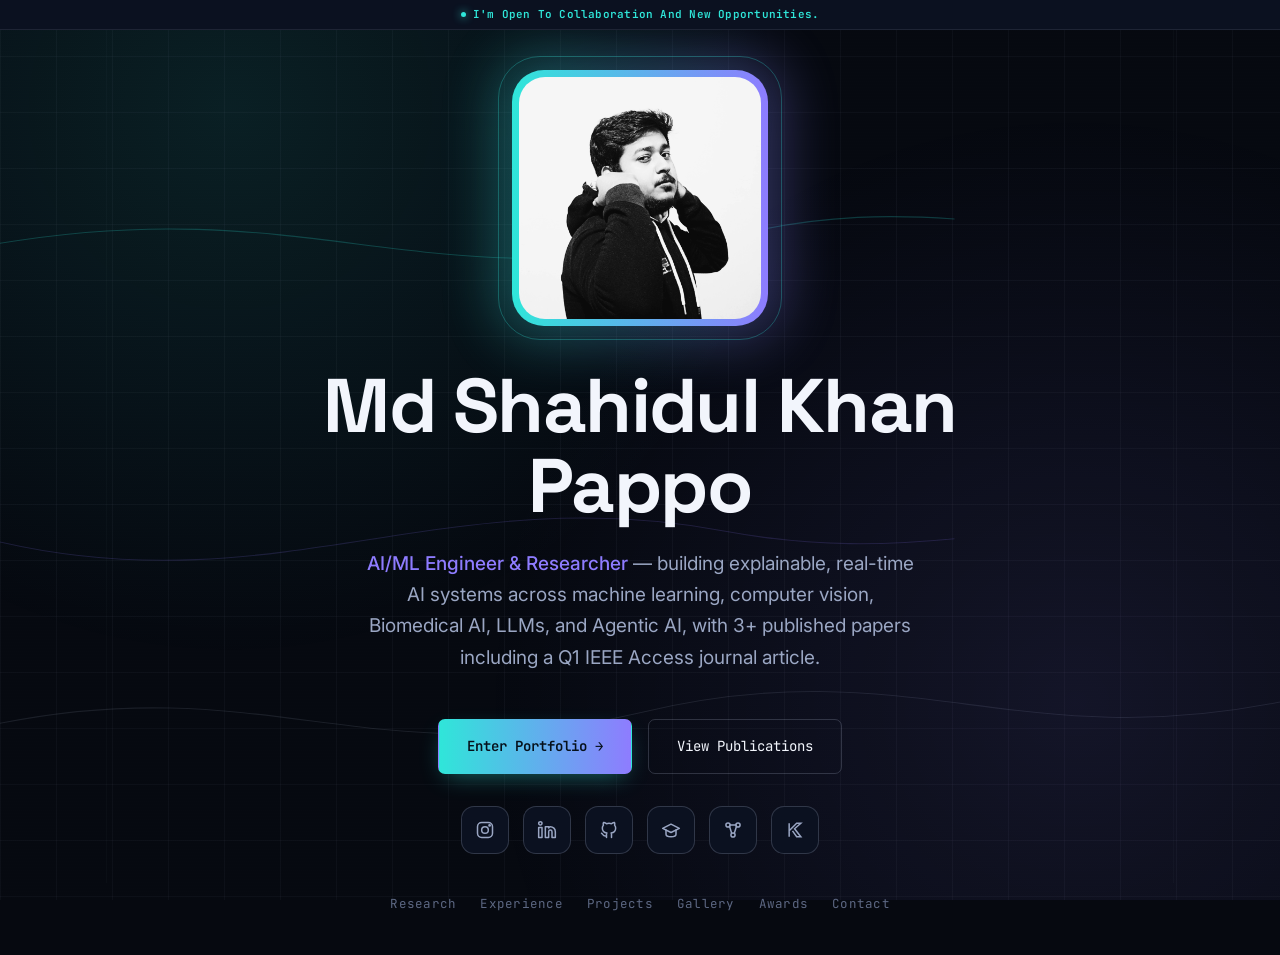
<file: index.html>
<!DOCTYPE html>
<html lang="en">
<head>
<meta charset="UTF-8">
<meta name="viewport" content="width=device-width, initial-scale=1.0">
<title>Md Shahidul Khan Pappo — AI/ML Researcher &amp; Engineer</title>
<meta name="description" content="Portfolio of Md Shahidul Khan Pappo — AI/ML Researcher specializing in Computer Vision, Healthcare AI, and Explainable AI.">
<meta name="author" content="Md Shahidul Khan Pappo">
<meta name="theme-color" content="#060910">
<meta property="og:type" content="website">
<meta property="og:title" content="Md Shahidul Khan Pappo — AI/ML Researcher & Engineer">
<meta property="og:description" content="AI/ML Engineer &amp; Researcher building explainable, real-time machine learning systems for computer vision and healthcare.">
<meta property="og:image" content="assets/images/profile-placeholder.svg">
<meta name="twitter:card" content="summary_large_image">
<link rel="icon" href="assets/images/favicon.svg" type="image/svg+xml">
<link rel="preconnect" href="https://fonts.googleapis.com">
<link rel="preconnect" href="https://fonts.gstatic.com" crossorigin>
<link href="https://fonts.googleapis.com/css2?family=Space+Grotesk:wght@400;500;600;700&family=Inter:wght@400;500;600;700&family=JetBrains+Mono:wght@400;500;600&display=swap" rel="stylesheet">
<link rel="stylesheet" href="css/style.css">
</head>
<body data-page="cover">

<!-- Promotion Topbar -->
<div class="topbar">I'm Open To Collaboration And New Opportunities.</div>

<section class="cover-page">
  <svg class="cover-bg" viewBox="0 0 1200 800" preserveAspectRatio="xMidYMid slice" aria-hidden="true">
    <path d="M0 650 C 250 600, 350 700, 600 640 C 850 580, 950 680, 1200 630" />
    <path class="glow-line" d="M0 200 C 300 150, 400 260, 700 190 C 900 145, 1000 220, 1200 170" />
    <path class="glow-line-2" d="M0 480 C 260 540, 420 420, 680 470 C 900 510, 1000 430, 1200 480" />
    <path d="M100 0 L100 800" opacity="0.3" />
    <path d="M1100 0 L1100 800" opacity="0.3" />
  </svg>

  <div class="cover-content">

    <div class="cover-photo">
      <img src="assets/images/profile.jpg" alt="Md Shahidul Khan Pappo" onerror="this.src='assets/images/profile-placeholder.svg'">
    </div>

    <h1 class="cover-title">Md Shahidul Khan Pappo</h1>
    <p class="cover-role">
      <strong>AI/ML Engineer &amp; Researcher</strong> — building explainable, real-time AI systems across machine learning, computer vision, Biomedical AI, LLMs, and Agentic AI, with 3+ published papers including a Q1 IEEE Access journal article.
    </p>

    <div class="cover-actions">
      <a href="start.html" class="btn btn-primary">Enter Portfolio →</a>
      <a href="research.html" class="btn btn-ghost">View Publications</a>
    </div>

    <div class="cover-social">
      <a href="https://www.instagram.com/iampappokhan/" target="_blank" rel="noopener" class="social-icon" aria-label="Instagram" title="Instagram">
        <svg viewBox="0 0 24 24" fill="none" stroke="currentColor" stroke-width="1.8"><rect x="3" y="3" width="18" height="18" rx="5"/><circle cx="12" cy="12" r="4"/><circle cx="17.5" cy="6.5" r=".8" fill="currentColor"/></svg>
      </a>
      <a href="https://www.linkedin.com/in/iampappokhan/" target="_blank" rel="noopener" class="social-icon" aria-label="LinkedIn" title="LinkedIn">
        <svg viewBox="0 0 24 24" fill="none" stroke="currentColor" stroke-width="1.8" stroke-linecap="round" stroke-linejoin="round"><path d="M16 8a6 6 0 0 1 6 6v7h-4v-7a2 2 0 0 0-4 0v7h-4V8h4v1.5A6 6 0 0 1 16 8Z"/><rect x="2" y="9" width="4" height="12"/><circle cx="4" cy="4" r="2"/></svg>
      </a>
      <a href="https://github.com/Pappokhan" target="_blank" rel="noopener" class="social-icon" aria-label="GitHub" title="GitHub">
        <svg viewBox="0 0 24 24" fill="none" stroke="currentColor" stroke-width="1.8" stroke-linecap="round" stroke-linejoin="round"><path d="M9 19c-4.3 1.4-4.3-2.5-6-3m12 5v-3.5c0-1 .1-1.4-.5-2 2.8-.3 5.5-1.4 5.5-6a4.6 4.6 0 0 0-1.3-3.2 4.2 4.2 0 0 0-.1-3.2s-1.1-.3-3.5 1.3a12.3 12.3 0 0 0-6.2 0C6.5 2.8 5.4 3.1 5.4 3.1a4.2 4.2 0 0 0-.1 3.2A4.6 4.6 0 0 0 4 9.5c0 4.6 2.7 5.7 5.5 6-.6.6-.6 1.2-.5 2V21"/></svg>
      </a>
      <a href="https://scholar.google.com/citations?user=_DzcWLcAAAAJ&hl=en" target="_blank" rel="noopener" class="social-icon" aria-label="Google Scholar" title="Google Scholar">
        <svg viewBox="0 0 24 24" fill="none" stroke="currentColor" stroke-width="1.8" stroke-linecap="round" stroke-linejoin="round"><path d="M22 10 12 5 2 10l10 5 10-5Z"/><path d="M6 12v5c0 1.7 2.7 3 6 3s6-1.3 6-3v-5"/></svg>
      </a>
      <a href="https://www.researchgate.net/profile/Md-Pappo?ev=hdr_xprf" target="_blank" rel="noopener" class="social-icon" aria-label="ResearchGate" title="ResearchGate">
        <svg viewBox="0 0 24 24" fill="none" stroke="currentColor" stroke-width="1.8" stroke-linecap="round" stroke-linejoin="round"><circle cx="6" cy="6" r="2.5"/><circle cx="18" cy="6" r="2.5"/><circle cx="12" cy="18" r="2.5"/><path d="M7.8 7.6 10.4 16M16.2 7.6 13.6 16M8.5 6h7"/></svg>
      </a>
      <a href="https://www.kaggle.com/mdshahidulkhanpappo" target="_blank" rel="noopener" class="social-icon" aria-label="Kaggle" title="Kaggle">
        <svg viewBox="0 0 24 24" fill="none" stroke="currentColor" stroke-width="1.8"><path d="M5 4v16M5 13 14 4M9 13l5 7h5l-7.5-9.5L19 4h-5l-9 9"/></svg>
      </a>
    </div>

    <div class="cover-links">
      <a href="research.html">Research</a>
      <a href="experience.html">Experience</a>
      <a href="projects.html">Projects</a>
      <a href="gallery.html">Gallery</a>
      <a href="awards.html">Awards</a>
      <a href="contact.html">Contact</a>
    </div>
  </div>
</section>

<script src="js/script.js"></script>
</body>
</html>
</file>
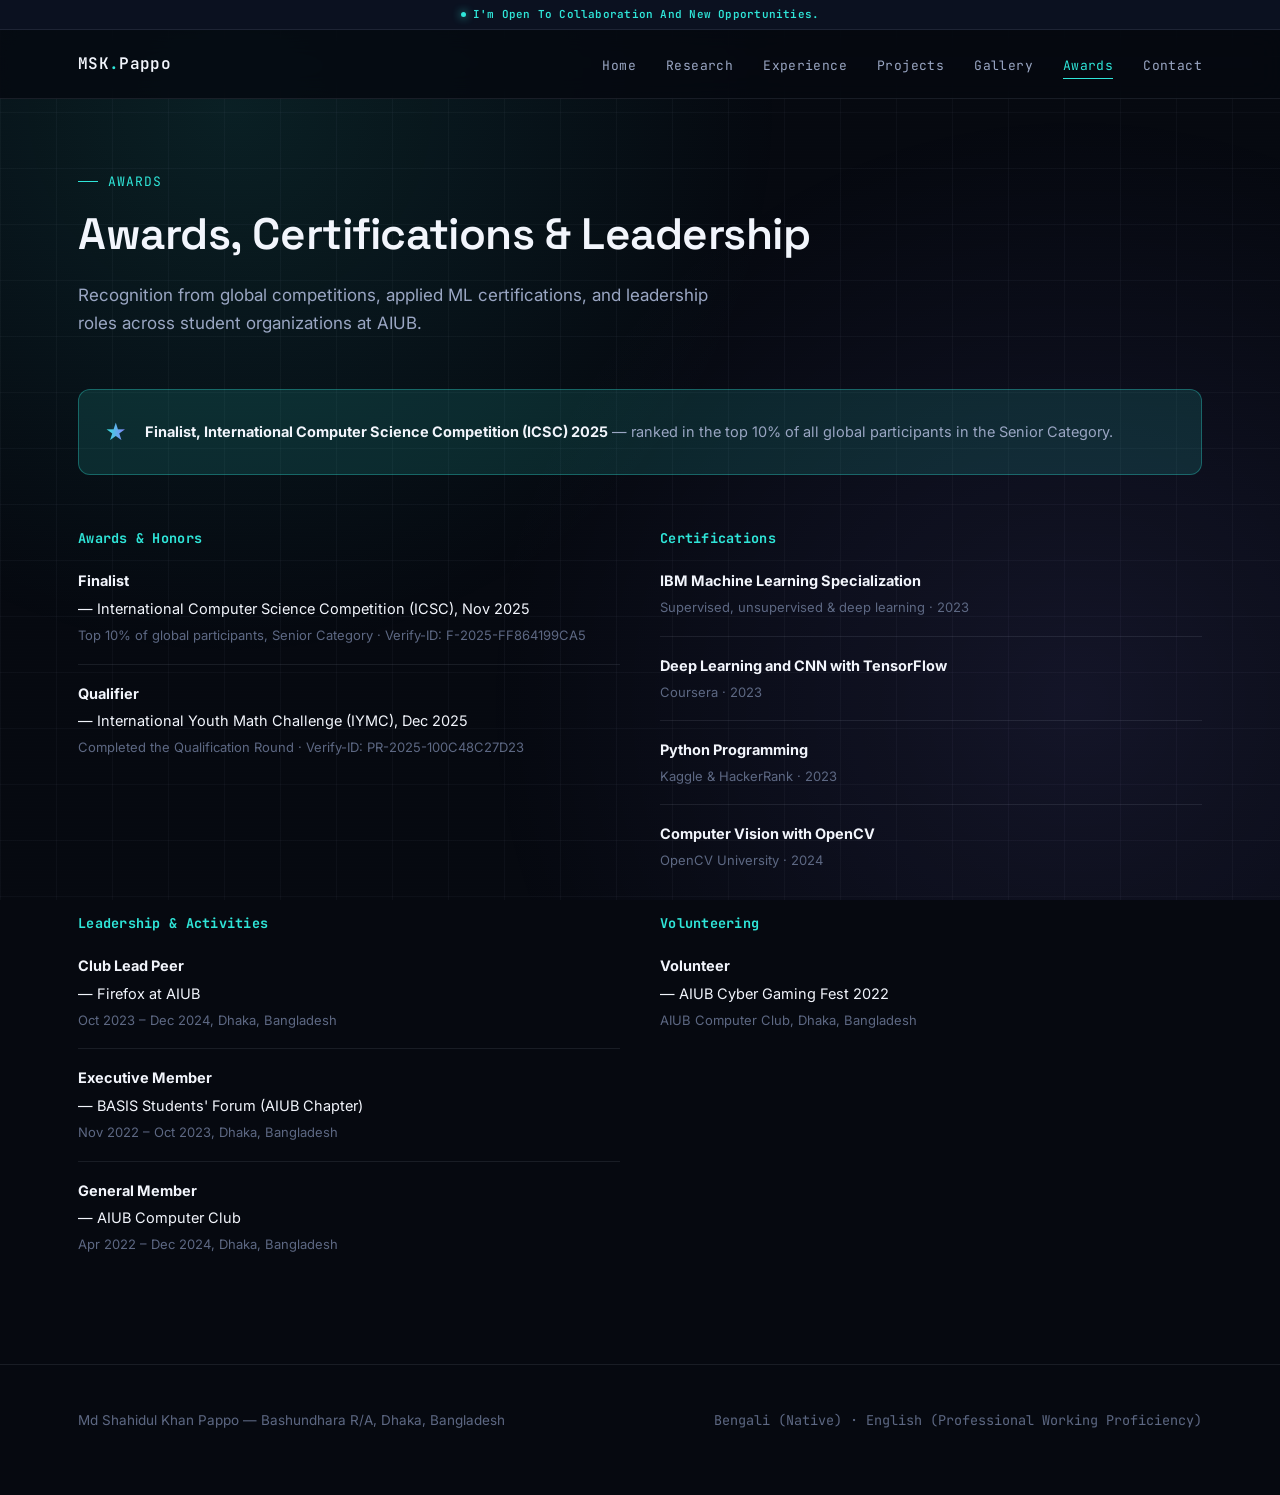
<file: awards.html>
<!DOCTYPE html>
<html lang="en">
<head>
<meta charset="UTF-8">
<meta name="viewport" content="width=device-width, initial-scale=1.0">
<title>Awards — Md Shahidul Khan Pappo</title>
<meta name="description" content="Awards, certifications, leadership, and volunteering activities of Md Shahidul Khan Pappo.">
<link rel="icon" href="assets/images/favicon.svg" type="image/svg+xml">
<link rel="preconnect" href="https://fonts.googleapis.com">
<link rel="preconnect" href="https://fonts.gstatic.com" crossorigin>
<link href="https://fonts.googleapis.com/css2?family=Space+Grotesk:wght@400;500;600;700&family=Inter:wght@400;500;600;700&family=JetBrains+Mono:wght@400;500;600&display=swap" rel="stylesheet">
<link rel="stylesheet" href="css/style.css">
</head>
<body data-page="awards">

<div id="nav-mount"></div>

<main>
  <section class="section section-tight reveal">
    <p class="section-eyebrow">Awards</p>
    <h2 class="section-title">Awards, Certifications &amp; Leadership</h2>
    <p class="page-lede">Recognition from global competitions, applied ML certifications, and leadership roles across student organizations at AIUB.</p>

    <div class="award-banner">
      <span class="badge">★</span>
      <p><strong>Finalist, International Computer Science Competition (ICSC) 2025</strong> — ranked in the top 10% of all global participants in the Senior Category.</p>
    </div>

    <div class="ach-grid">
      <div class="ach-col">
        <h4>Awards &amp; Honors</h4>
        <ul class="ach-list">
          <li>
            <strong>Finalist</strong> — International Computer Science Competition (ICSC), Nov 2025
            <span class="ach-sub">Top 10% of global participants, Senior Category · Verify-ID: F-2025-FF864199CA5</span>
          </li>
          <li>
            <strong>Qualifier</strong> — International Youth Math Challenge (IYMC), Dec 2025
            <span class="ach-sub">Completed the Qualification Round · Verify-ID: PR-2025-100C48C27D23</span>
          </li>
        </ul>
      </div>

      <div class="ach-col">
        <h4>Certifications</h4>
        <ul class="ach-list">
          <li><strong>IBM Machine Learning Specialization</strong><span class="ach-sub">Supervised, unsupervised &amp; deep learning · 2023</span></li>
          <li><strong>Deep Learning and CNN with TensorFlow</strong><span class="ach-sub">Coursera · 2023</span></li>
          <li><strong>Python Programming</strong><span class="ach-sub">Kaggle &amp; HackerRank · 2023</span></li>
          <li><strong>Computer Vision with OpenCV</strong><span class="ach-sub">OpenCV University · 2024</span></li>
        </ul>
      </div>

      <div class="ach-col">
        <h4>Leadership &amp; Activities</h4>
        <ul class="ach-list">
          <li><strong>Club Lead Peer</strong> — Firefox at AIUB<span class="ach-sub">Oct 2023 – Dec 2024, Dhaka, Bangladesh</span></li>
          <li><strong>Executive Member</strong> — BASIS Students' Forum (AIUB Chapter)<span class="ach-sub">Nov 2022 – Oct 2023, Dhaka, Bangladesh</span></li>
          <li><strong>General Member</strong> — AIUB Computer Club<span class="ach-sub">Apr 2022 – Dec 2024, Dhaka, Bangladesh</span></li>
        </ul>
      </div>

      <div class="ach-col">
        <h4>Volunteering</h4>
        <ul class="ach-list">
          <li><strong>Volunteer</strong> — AIUB Cyber Gaming Fest 2022<span class="ach-sub">AIUB Computer Club, Dhaka, Bangladesh</span></li>
        </ul>
      </div>
    </div>
  </section>
</main>

<div id="footer-mount"></div>

<script src="js/script.js"></script>
</body>
</html>
</file>
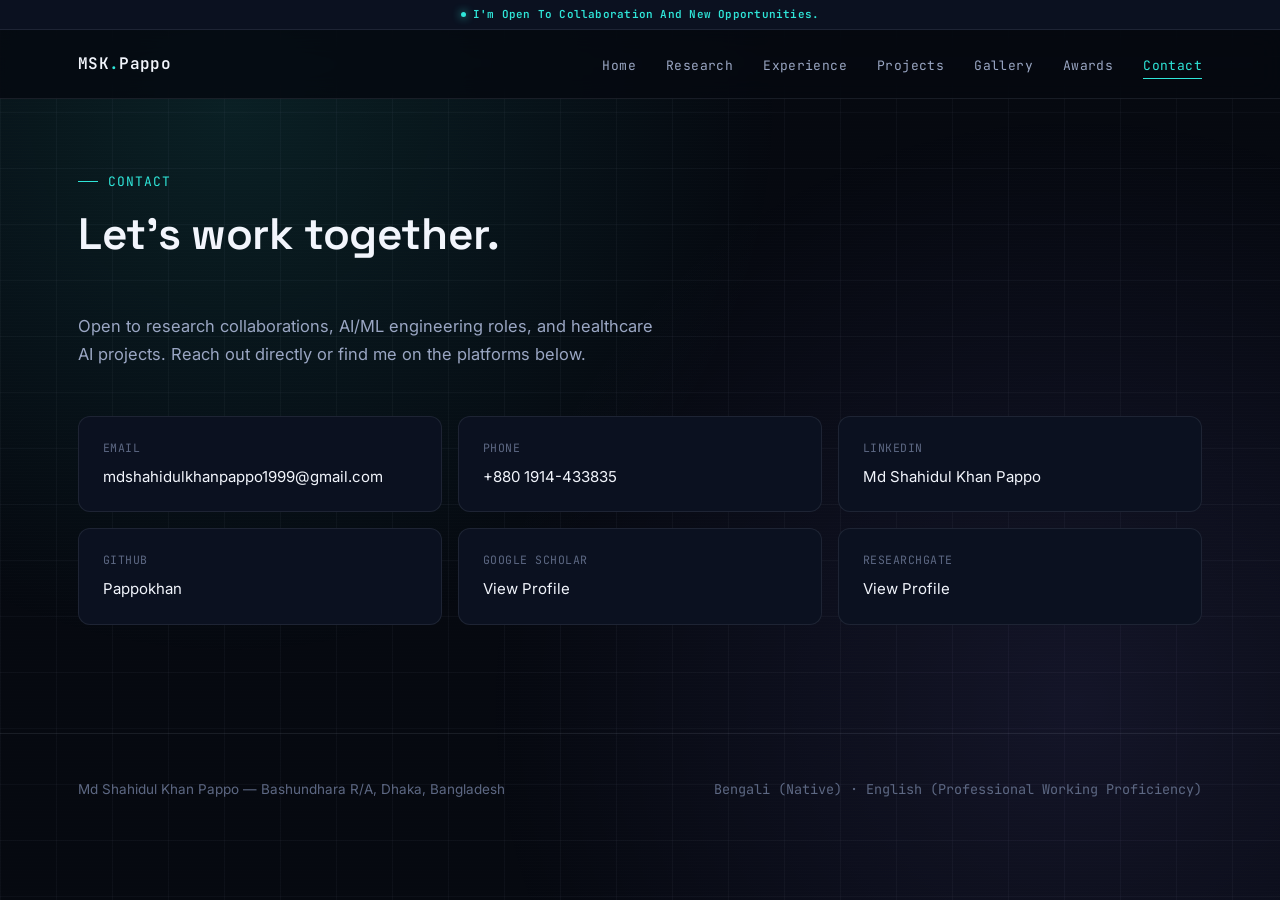
<file: contact.html>
<!DOCTYPE html>
<html lang="en">
<head>
<meta charset="UTF-8">
<meta name="viewport" content="width=device-width, initial-scale=1.0">
<title>Contact — Md Shahidul Khan Pappo</title>
<meta name="description" content="Get in touch with Md Shahidul Khan Pappo.">
<link rel="icon" href="assets/images/favicon.svg" type="image/svg+xml">
<link rel="preconnect" href="https://fonts.googleapis.com">
<link rel="preconnect" href="https://fonts.gstatic.com" crossorigin>
<link href="https://fonts.googleapis.com/css2?family=Space+Grotesk:wght@400;500;600;700&family=Inter:wght@400;500;600;700&family=JetBrains+Mono:wght@400;500;600&display=swap" rel="stylesheet">
<link rel="stylesheet" href="css/style.css">
</head>
<body data-page="contact">

<div id="nav-mount"></div>

<main>
  <section class="section section-tight reveal">
    <p class="section-eyebrow">Contact</p>
    <h2 class="section-title">Let's work together.</h2>
    <p class="contact-desc">
      Open to research collaborations, AI/ML engineering roles, and healthcare AI
      projects. Reach out directly or find me on the platforms below.
    </p>

    <div class="contact-grid">
      <a href="mailto:mdshahidulkhanpappo1999@gmail.com" class="contact-card">
        <span class="contact-label">Email</span>
        <span class="contact-value">mdshahidulkhanpappo1999@gmail.com</span>
      </a>
      <a href="tel:+8801914433835" class="contact-card">
        <span class="contact-label">Phone</span>
        <span class="contact-value">+880 1914-433835</span>
      </a>
      <a href="https://www.linkedin.com/in/iampappokhan/" target="_blank" rel="noopener" class="contact-card">
        <span class="contact-label">LinkedIn</span>
        <span class="contact-value">Md Shahidul Khan Pappo</span>
      </a>
      <a href="https://github.com/Pappokhan" target="_blank" rel="noopener" class="contact-card">
        <span class="contact-label">GitHub</span>
        <span class="contact-value">Pappokhan</span>
      </a>
      <a href="https://scholar.google.com/citations?user=_DzcWLcAAAAJ&hl=en" target="_blank" rel="noopener" class="contact-card">
        <span class="contact-label">Google Scholar</span>
        <span class="contact-value">View Profile</span>
      </a>
      <a href="https://www.researchgate.net/profile/Md-Pappo?ev=hdr_xprf" target="_blank" rel="noopener" class="contact-card">
        <span class="contact-label">ResearchGate</span>
        <span class="contact-value">View Profile</span>
      </a>
    </div>
  </section>
</main>

<div id="footer-mount"></div>

<script src="js/script.js"></script>
</body>
</html>
</file>
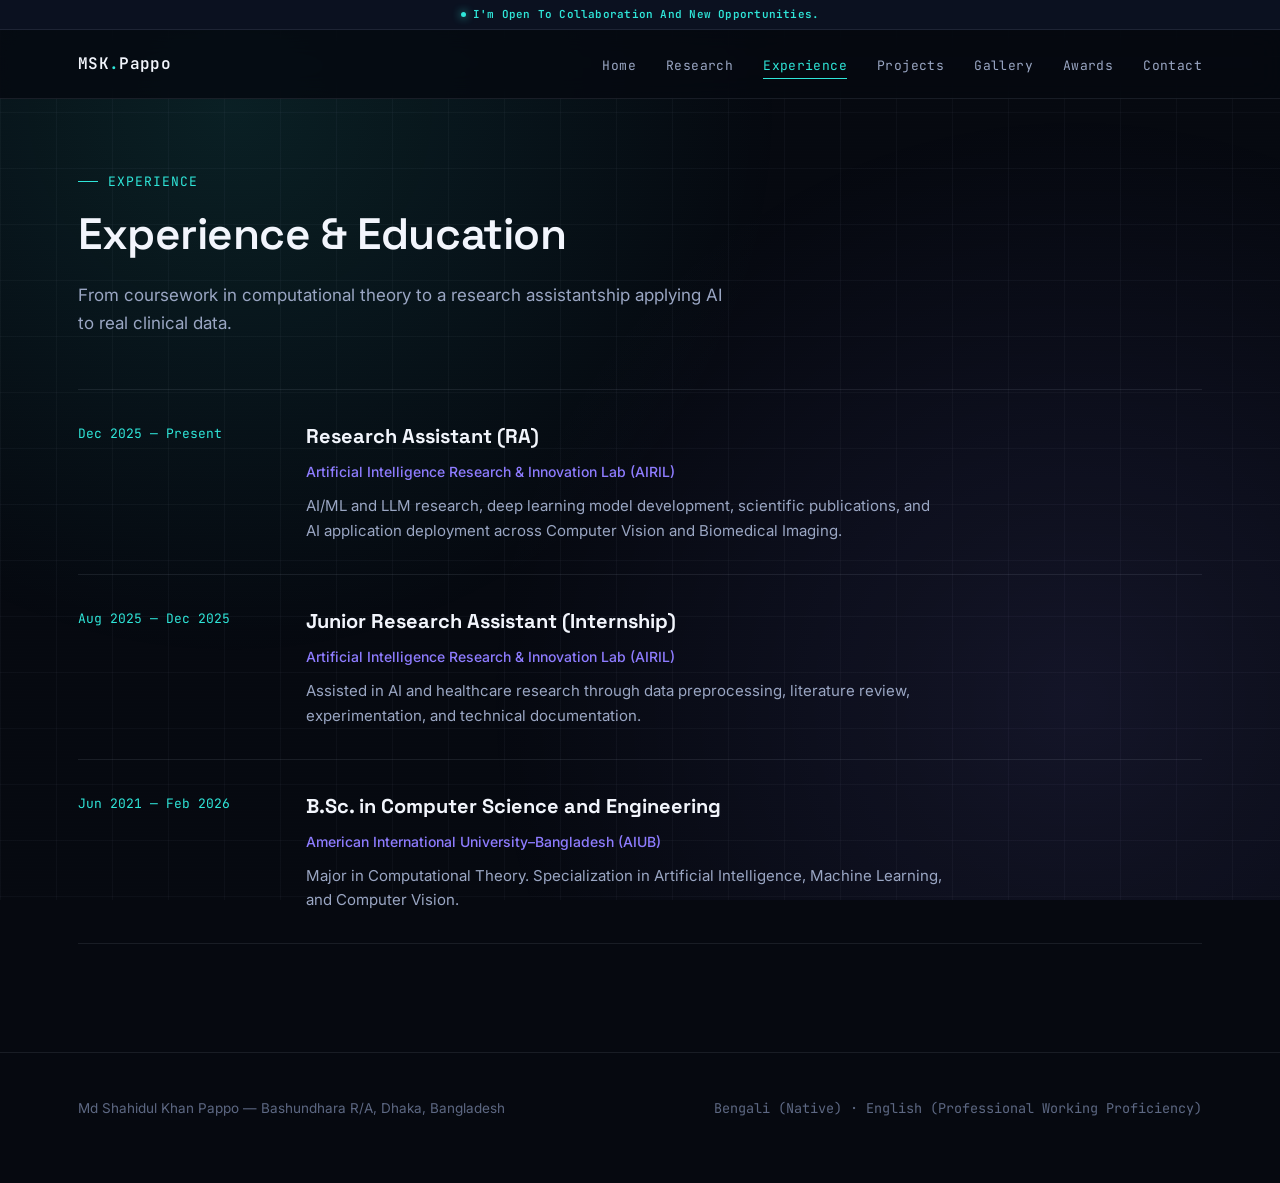
<file: experience.html>
<!DOCTYPE html>
<html lang="en">
<head>
<meta charset="UTF-8">
<meta name="viewport" content="width=device-width, initial-scale=1.0">
<title>Experience — Md Shahidul Khan Pappo</title>
<meta name="description" content="Professional experience and education of Md Shahidul Khan Pappo.">
<link rel="icon" href="assets/images/favicon.svg" type="image/svg+xml">
<link rel="preconnect" href="https://fonts.googleapis.com">
<link rel="preconnect" href="https://fonts.gstatic.com" crossorigin>
<link href="https://fonts.googleapis.com/css2?family=Space+Grotesk:wght@400;500;600;700&family=Inter:wght@400;500;600;700&family=JetBrains+Mono:wght@400;500;600&display=swap" rel="stylesheet">
<link rel="stylesheet" href="css/style.css">
</head>
<body data-page="experience">

<div id="nav-mount"></div>

<main>
  <section class="section section-tight reveal">
    <p class="section-eyebrow">Experience</p>
    <h2 class="section-title">Experience &amp; Education</h2>
    <p class="page-lede">From coursework in computational theory to a research assistantship applying AI to real clinical data.</p>

    <div class="timeline">
      <div class="timeline-item">
        <div class="timeline-date">Dec 2025 — Present</div>
        <div class="timeline-body">
          <h3>Research Assistant (RA)</h3>
          <p class="timeline-org">Artificial Intelligence Research &amp; Innovation Lab (AIRIL)</p>
          <p>AI/ML and LLM research, deep learning model development, scientific publications, and AI application deployment across Computer Vision and Biomedical Imaging.</p>
        </div>
      </div>
      <div class="timeline-item">
        <div class="timeline-date">Aug 2025 — Dec 2025</div>
        <div class="timeline-body">
          <h3>Junior Research Assistant (Internship)</h3>
          <p class="timeline-org">Artificial Intelligence Research &amp; Innovation Lab (AIRIL)</p>
          <p>Assisted in AI and healthcare research through data preprocessing, literature review, experimentation, and technical documentation.</p>
        </div>
      </div>
      <div class="timeline-item">
        <div class="timeline-date">Jun 2021 — Feb 2026</div>
        <div class="timeline-body">
          <h3>B.Sc. in Computer Science and Engineering</h3>
          <p class="timeline-org">American International University–Bangladesh (AIUB)</p>
          <p>Major in Computational Theory. Specialization in Artificial Intelligence, Machine Learning, and Computer Vision.</p>
        </div>
      </div>
    </div>
  </section>
</main>

<div id="footer-mount"></div>

<script src="js/script.js"></script>
</body>
</html>
</file>
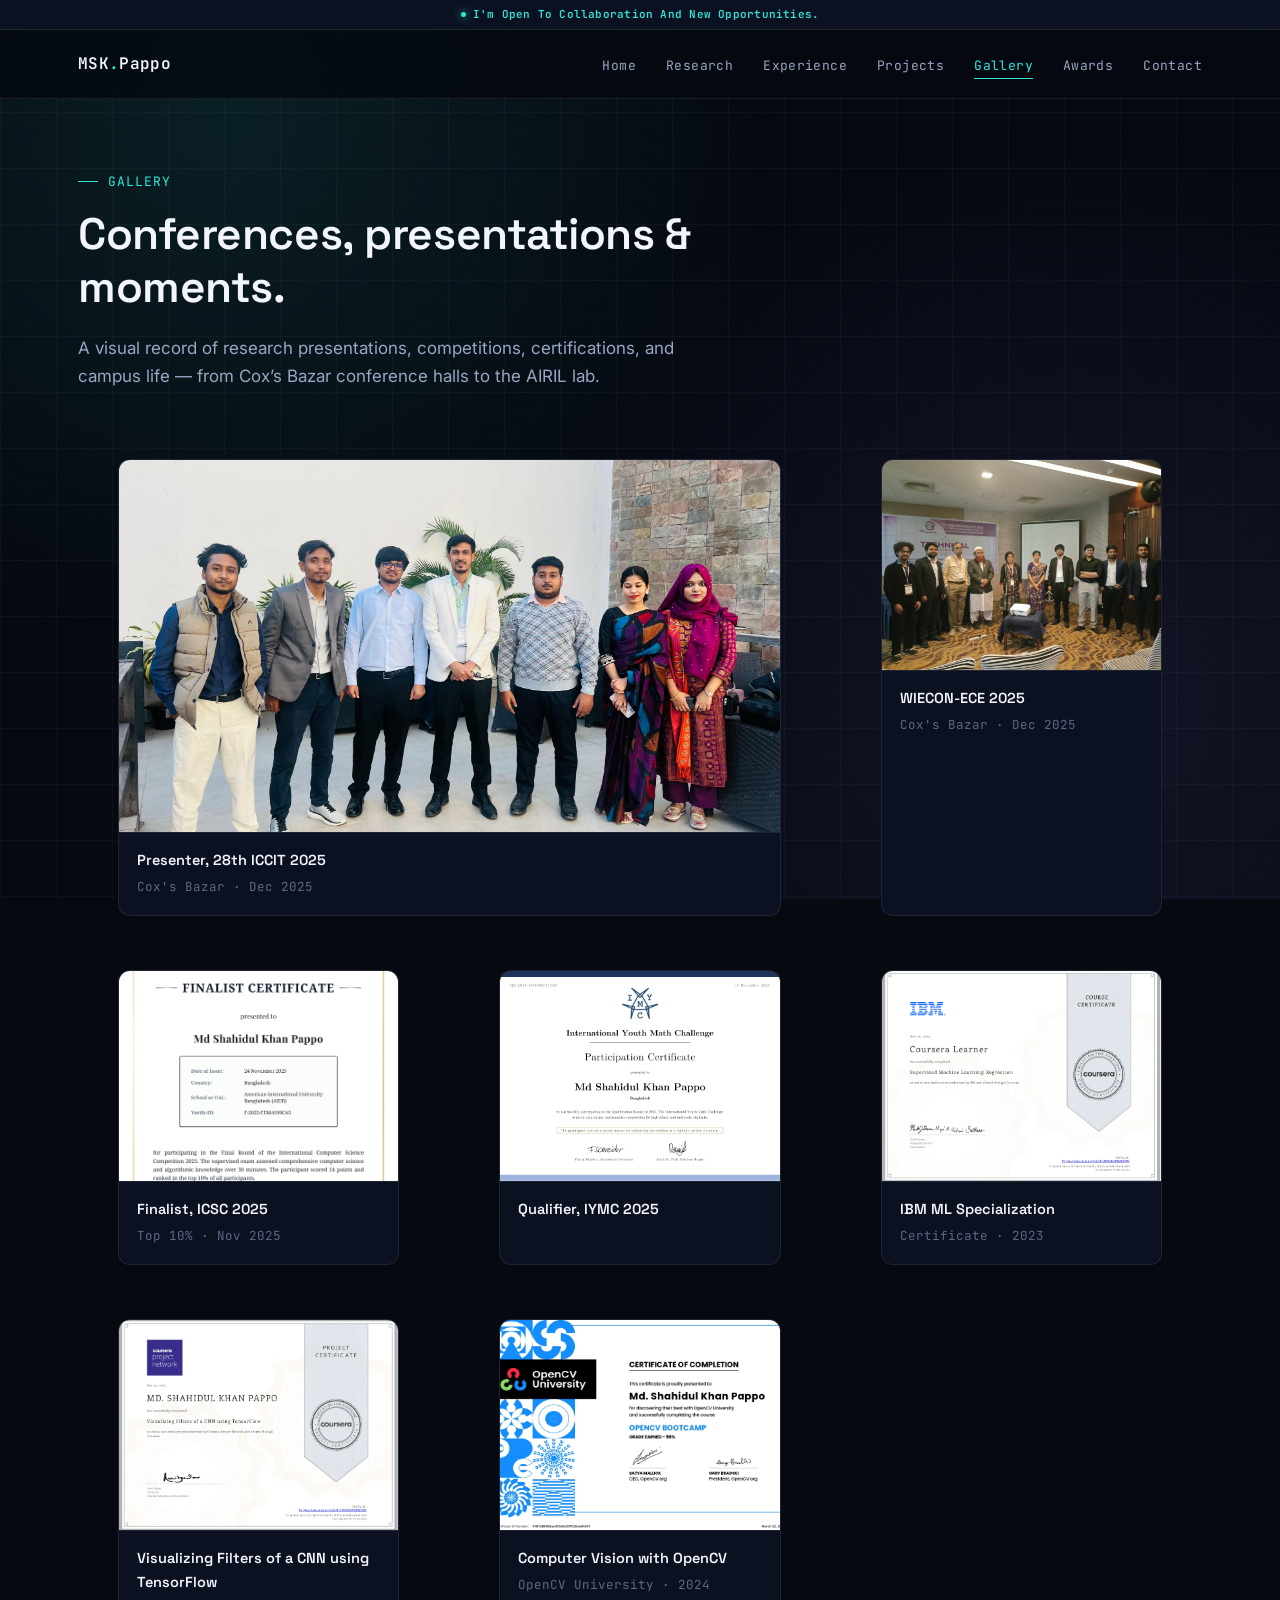
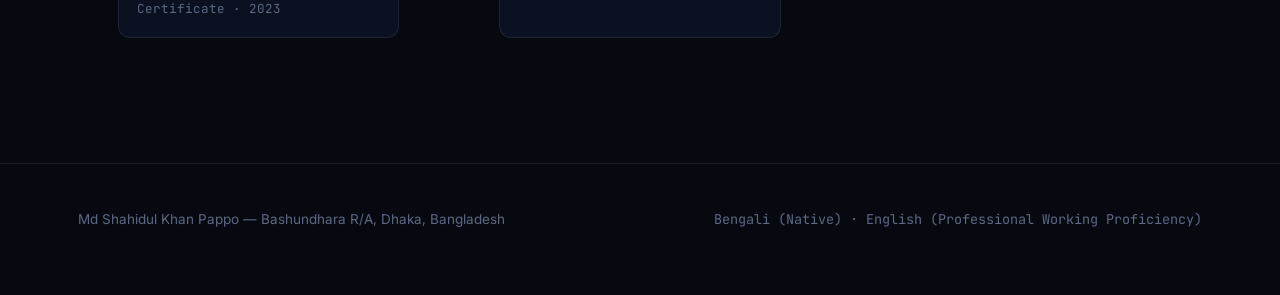
<file: gallery.html>
<!DOCTYPE html>
<html lang="en">
<head>
<meta charset="UTF-8">
<meta name="viewport" content="width=device-width, initial-scale=1.0">
<title>Gallery — Md Shahidul Khan Pappo</title>
<meta name="description" content="Photo gallery — conferences, presentations, certifications and events attended by Md Shahidul Khan Pappo.">
<link rel="icon" href="assets/images/favicon.svg" type="image/svg+xml">
<link rel="preconnect" href="https://fonts.googleapis.com">
<link rel="preconnect" href="https://fonts.gstatic.com" crossorigin>
<link href="https://fonts.googleapis.com/css2?family=Space+Grotesk:wght@400;500;600;700&family=Inter:wght@400;500;600;700&family=JetBrains+Mono:wght@400;500;600&display=swap" rel="stylesheet">
<link rel="stylesheet" href="css/style.css">
</head>
<body data-page="gallery">

<div id="nav-mount"></div>

<main>
  <section class="section section-tight reveal">
    <p class="section-eyebrow">Gallery</p>
    <h2 class="section-title">Conferences, presentations &amp; moments.</h2>
    <p class="page-lede">A visual record of research presentations, competitions, certifications, and campus life — from Cox&rsquo;s Bazar conference halls to the AIRIL lab.</p>

    <div class="gallery-grid">

      <figure class="gallery-card gallery-card--wide" data-title="Presenter — 28th ICCIT 2025" data-desc="IEEE Bangladesh Section, Cox's Bazar · Dec 19–21, 2025. Presenting RenalAI on explainable CKD prediction.">
        <div class="gallery-media">
          <img src="assets/images/gallery/iccit-2025.jpg" alt="Presenting at ICCIT 2025" onerror="this.style.display='none'; this.nextElementSibling.style.display='flex';">
        </div>
        <figcaption class="gallery-caption">
          <h4>Presenter, 28th ICCIT 2025</h4>
          <p>Cox's Bazar · Dec 2025</p>
        </figcaption>
      </figure>

      <figure class="gallery-card" data-title="Participant — 11th WIECON-ECE 2025" data-desc="IEEE, Cox's Bazar · Dec 22–23, 2025. Presenting OvaSignal AI on ovarian cancer risk prediction.">
        <div class="gallery-media">
          <img src="assets/images/gallery/wiecon-2025.jpg" alt="WIECON-ECE 2025" onerror="this.style.display='none'; this.nextElementSibling.style.display='flex';">
        </div>
        <figcaption class="gallery-caption">
          <h4>WIECON-ECE 2025</h4>
          <p>Cox's Bazar · Dec 2025</p>
        </figcaption>
      </figure>

      <figure class="gallery-card" data-title="Finalist — ICSC 2025" data-desc="International Computer Science Competition — ranked in the top 10% of all global participants, Senior Category.">
        <div class="gallery-media">
          <img src="assets/images/gallery/icsc-2025.jpg" alt="ICSC 2025 Finalist" onerror="this.style.display='none'; this.nextElementSibling.style.display='flex';">
        </div>
        <figcaption class="gallery-caption">
          <h4>Finalist, ICSC 2025</h4>
          <p>Top 10% · Nov 2025</p>
        </figcaption>
      </figure>

      <figure class="gallery-card" data-title="Qualifier — IYMC 2025" data-desc="International Youth Math Challenge — Qualification Round 2025.">
        <div class="gallery-media">
          <img src="assets/images/gallery/iymc-2025.jpg" alt="IYMC 2025 Qualifier" onerror="this.style.display='none'; this.nextElementSibling.style.display='flex';">
        </div>
        <figcaption class="gallery-caption">
          <h4>Qualifier, IYMC 2025</h4>
        </figcaption>
      </figure>

      <figure class="gallery-card" data-title="IBM Machine Learning Specialization" data-desc="Certification covering supervised, unsupervised and deep learning fundamentals.">
        <div class="gallery-media">
          <img src="assets/images/gallery/ibm-ml.jpg" alt="IBM ML Specialization Certificate" onerror="this.style.display='none'; this.nextElementSibling.style.display='flex';">
        </div>
        <figcaption class="gallery-caption">
          <h4>IBM ML Specialization</h4>
          <p>Certificate · 2023</p>
        </figcaption>
      </figure>

      <figure class="gallery-card" data-title="Visualizing Filters of a CNN using TensorFlow" data-desc="Certification covering supervised, unsupervised and deep learning fundamentals.">
        <div class="gallery-media">
          <img src="assets/images/gallery/cnn.jpg" alt="Visualizing Filters of a CNN using TensorFlow" onerror="this.style.display='none'; this.nextElementSibling.style.display='flex';">
        </div>
        <figcaption class="gallery-caption">
          <h4>Visualizing Filters of a CNN using TensorFlow</h4>
          <p>Certificate · 2023</p>
        </figcaption>
      </figure>

      <figure class="gallery-card" data-title="Computer Vision with OpenCV" data-desc="OpenCV University certification in applied computer vision.">
        <div class="gallery-media">
          <img src="assets/images/gallery/opencv-cert.jpg" alt="Computer Vision with OpenCV Certificate" onerror="this.style.display='none'; this.nextElementSibling.style.display='flex';">
        </div>
        <figcaption class="gallery-caption">
          <h4>Computer Vision with OpenCV</h4>
          <p>OpenCV University · 2024</p>
        </figcaption>
      </figure>

    </div>
  </section>
</main>

<div id="footer-mount"></div>

<!-- Lightbox -->
<div class="gallery-lightbox" id="galleryLightbox">
  <button class="gallery-lightbox-close" id="galleryLightboxClose">Close ✕</button>
  <div class="gallery-lightbox-inner">
    <div class="gallery-media gallery-lightbox-media" id="galleryLightboxMedia">
      <div class="gallery-placeholder" style="display:flex;">
        <span class="gallery-placeholder-icon" id="galleryLightboxIcon"></span>
      </div>
    </div>
    <div class="gallery-lightbox-body">
      <h4 id="galleryLightboxTitle"></h4>
      <p id="galleryLightboxDesc"></p>
    </div>
  </div>
</div>

<script src="js/script.js"></script>
</body>
</html>
</file>
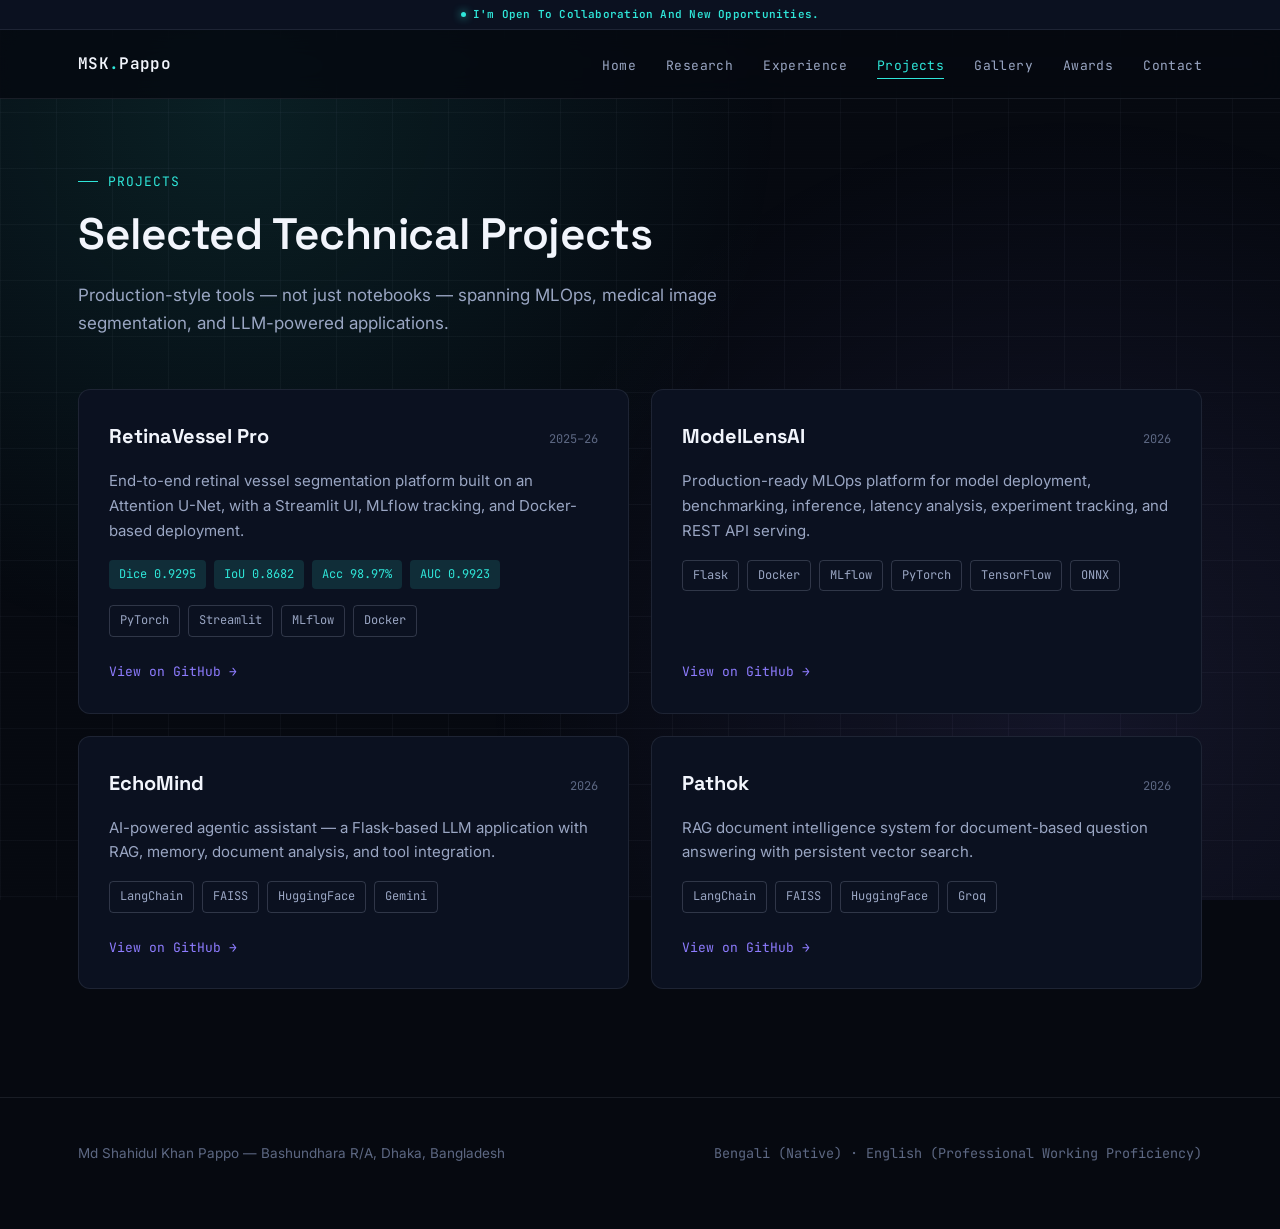
<file: projects.html>
<!DOCTYPE html>
<html lang="en">
<head>
<meta charset="UTF-8">
<meta name="viewport" content="width=device-width, initial-scale=1.0">
<title>Projects — Md Shahidul Khan Pappo</title>
<meta name="description" content="Technical projects by Md Shahidul Khan Pappo — MLOps, computer vision, and LLM applications.">
<link rel="icon" href="assets/images/favicon.svg" type="image/svg+xml">
<link rel="preconnect" href="https://fonts.googleapis.com">
<link rel="preconnect" href="https://fonts.gstatic.com" crossorigin>
<link href="https://fonts.googleapis.com/css2?family=Space+Grotesk:wght@400;500;600;700&family=Inter:wght@400;500;600;700&family=JetBrains+Mono:wght@400;500;600&display=swap" rel="stylesheet">
<link rel="stylesheet" href="css/style.css">
</head>
<body data-page="projects">

<div id="nav-mount"></div>

<main>
  <section class="section section-tight reveal">
    <p class="section-eyebrow">Projects</p>
    <h2 class="section-title">Selected Technical Projects</h2>
    <p class="page-lede">Production-style tools — not just notebooks — spanning MLOps, medical image segmentation, and LLM-powered applications.</p>

    <div class="project-grid">
      <article class="project-card">
        <div class="project-head">
          <h3>RetinaVessel Pro</h3>
          <span class="project-year">2025–26</span>
        </div>
        <p>End-to-end retinal vessel segmentation platform built on an Attention U-Net, with a Streamlit UI, MLflow tracking, and Docker-based deployment.</p>
        <div class="project-metrics">
          <span>Dice 0.9295</span><span>IoU 0.8682</span><span>Acc 98.97%</span><span>AUC 0.9923</span>
        </div>
        <div class="project-stack">
          <span>PyTorch</span><span>Streamlit</span><span>MLflow</span><span>Docker</span>
        </div>
        <a class="project-link" href="https://github.com/Pappokhan/retinavessel-pro-v1" target="_blank" rel="noopener">View on GitHub →</a>
      </article>

      <article class="project-card">
        <div class="project-head">
          <h3>ModelLensAI</h3>
          <span class="project-year">2026</span>
        </div>
        <p>Production-ready MLOps platform for model deployment, benchmarking, inference, latency analysis, experiment tracking, and REST API serving.</p>
        <div class="project-stack">
          <span>Flask</span><span>Docker</span><span>MLflow</span><span>PyTorch</span><span>TensorFlow</span><span>ONNX</span>
        </div>
        <a class="project-link" href="https://github.com/Pappokhan/ModelLens-AI" target="_blank" rel="noopener">View on GitHub →</a>
      </article>

      <article class="project-card">
        <div class="project-head">
          <h3>EchoMind</h3>
          <span class="project-year">2026</span>
        </div>
        <p>AI-powered agentic assistant — a Flask-based LLM application with RAG, memory, document analysis, and tool integration.</p>
        <div class="project-stack">
          <span>LangChain</span><span>FAISS</span><span>HuggingFace</span><span>Gemini</span>
        </div>
        <a class="project-link" href="https://github.com/Pappokhan/Echo_Mind" target="_blank" rel="noopener">View on GitHub →</a>
      </article>

      <article class="project-card">
        <div class="project-head">
          <h3>Pathok</h3>
          <span class="project-year">2026</span>
        </div>
        <p>RAG document intelligence system for document-based question answering with persistent vector search.</p>
        <div class="project-stack">
          <span>LangChain</span><span>FAISS</span><span>HuggingFace</span><span>Groq</span>
        </div>
        <a class="project-link" href="https://github.com/Pappokhan/Pathok" target="_blank" rel="noopener">View on GitHub →</a>
      </article>
    </div>
  </section>
</main>

<div id="footer-mount"></div>

<script src="js/script.js"></script>
</body>
</html>
</file>
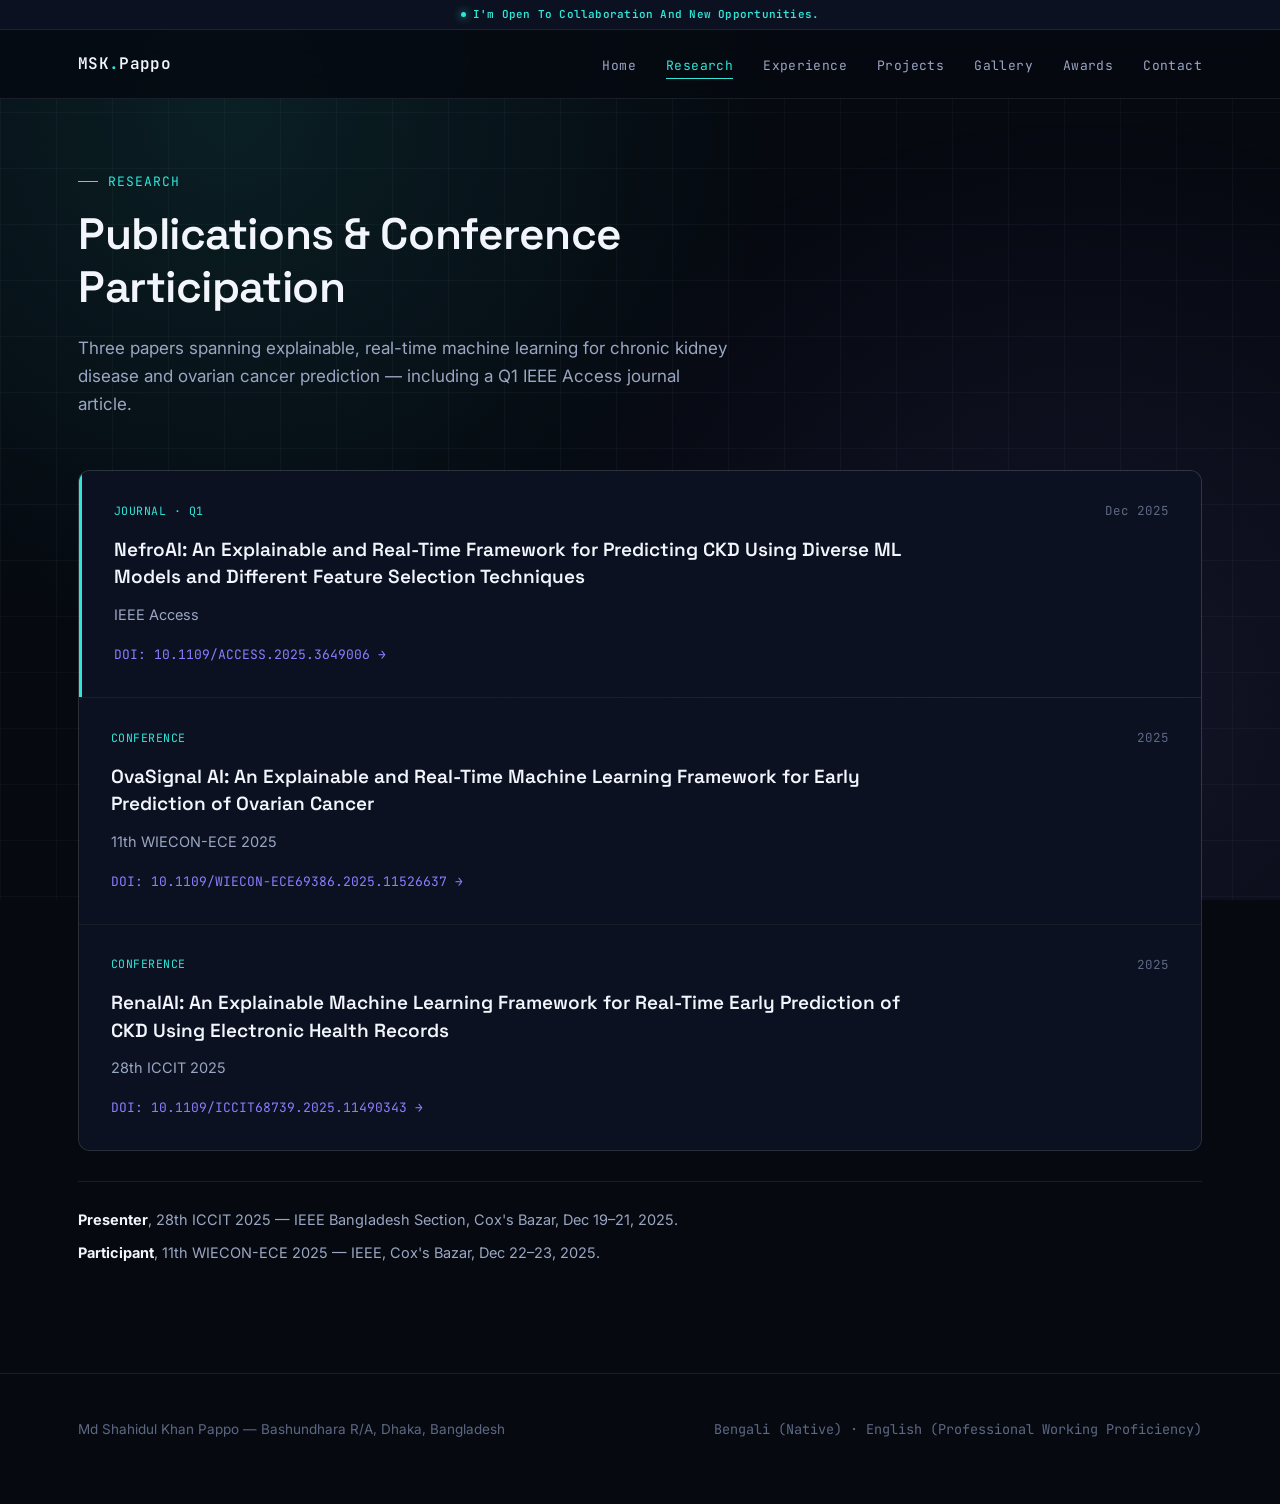
<file: research.html>
<!DOCTYPE html>
<html lang="en">
<head>
<meta charset="UTF-8">
<meta name="viewport" content="width=device-width, initial-scale=1.0">
<title>Research — Md Shahidul Khan Pappo</title>
<meta name="description" content="Publications and conference participation by Md Shahidul Khan Pappo in AI, Computer Vision, and Healthcare AI.">
<link rel="icon" href="assets/images/favicon.svg" type="image/svg+xml">
<link rel="preconnect" href="https://fonts.googleapis.com">
<link rel="preconnect" href="https://fonts.gstatic.com" crossorigin>
<link href="https://fonts.googleapis.com/css2?family=Space+Grotesk:wght@400;500;600;700&family=Inter:wght@400;500;600;700&family=JetBrains+Mono:wght@400;500;600&display=swap" rel="stylesheet">
<link rel="stylesheet" href="css/style.css">
</head>
<body data-page="research">

<div id="nav-mount"></div>

<main>
  <section class="section section-tight reveal">
    <p class="section-eyebrow">Research</p>
    <h2 class="section-title">Publications &amp; Conference Participation</h2>
    <p class="page-lede">Three papers spanning explainable, real-time machine learning for chronic kidney disease and ovarian cancer prediction — including a Q1 IEEE Access journal article.</p>

    <div class="pub-list">
      <article class="pub-card pub-journal">
        <div class="pub-meta">
          <span class="pub-tag">Journal · Q1</span>
          <span class="pub-year">Dec 2025</span>
        </div>
        <h3>NefroAI: An Explainable and Real-Time Framework for Predicting CKD Using Diverse ML Models and Different Feature Selection Techniques</h3>
        <p class="pub-venue">IEEE Access</p>
        <a class="pub-link" href="https://doi.org/10.1109/ACCESS.2025.3649006" target="_blank" rel="noopener">DOI: 10.1109/ACCESS.2025.3649006 →</a>
      </article>

      <article class="pub-card">
        <div class="pub-meta">
          <span class="pub-tag">Conference</span>
          <span class="pub-year">2025</span>
        </div>
        <h3>OvaSignal AI: An Explainable and Real-Time Machine Learning Framework for Early Prediction of Ovarian Cancer</h3>
        <p class="pub-venue">11th WIECON-ECE 2025</p>
        <a class="pub-link" href="https://doi.org/10.1109/WIECON-ECE69386.2025.11526637" target="_blank" rel="noopener">DOI: 10.1109/WIECON-ECE69386.2025.11526637 →</a>
      </article>

      <article class="pub-card">
        <div class="pub-meta">
          <span class="pub-tag">Conference</span>
          <span class="pub-year">2025</span>
        </div>
        <h3>RenalAI: An Explainable Machine Learning Framework for Real-Time Early Prediction of CKD Using Electronic Health Records</h3>
        <p class="pub-venue">28th ICCIT 2025</p>
        <a class="pub-link" href="https://doi.org/10.1109/ICCIT68739.2025.11490343" target="_blank" rel="noopener">DOI: 10.1109/ICCIT68739.2025.11490343 →</a>
      </article>
    </div>

    <div class="conf-note">
      <p><strong>Presenter</strong>, 28th ICCIT 2025 — IEEE Bangladesh Section, Cox's Bazar, Dec 19–21, 2025.</p>
      <p><strong>Participant</strong>, 11th WIECON-ECE 2025 — IEEE, Cox's Bazar, Dec 22–23, 2025.</p>
    </div>
  </section>
</main>

<div id="footer-mount"></div>

<script src="js/script.js"></script>
</body>
</html>
</file>
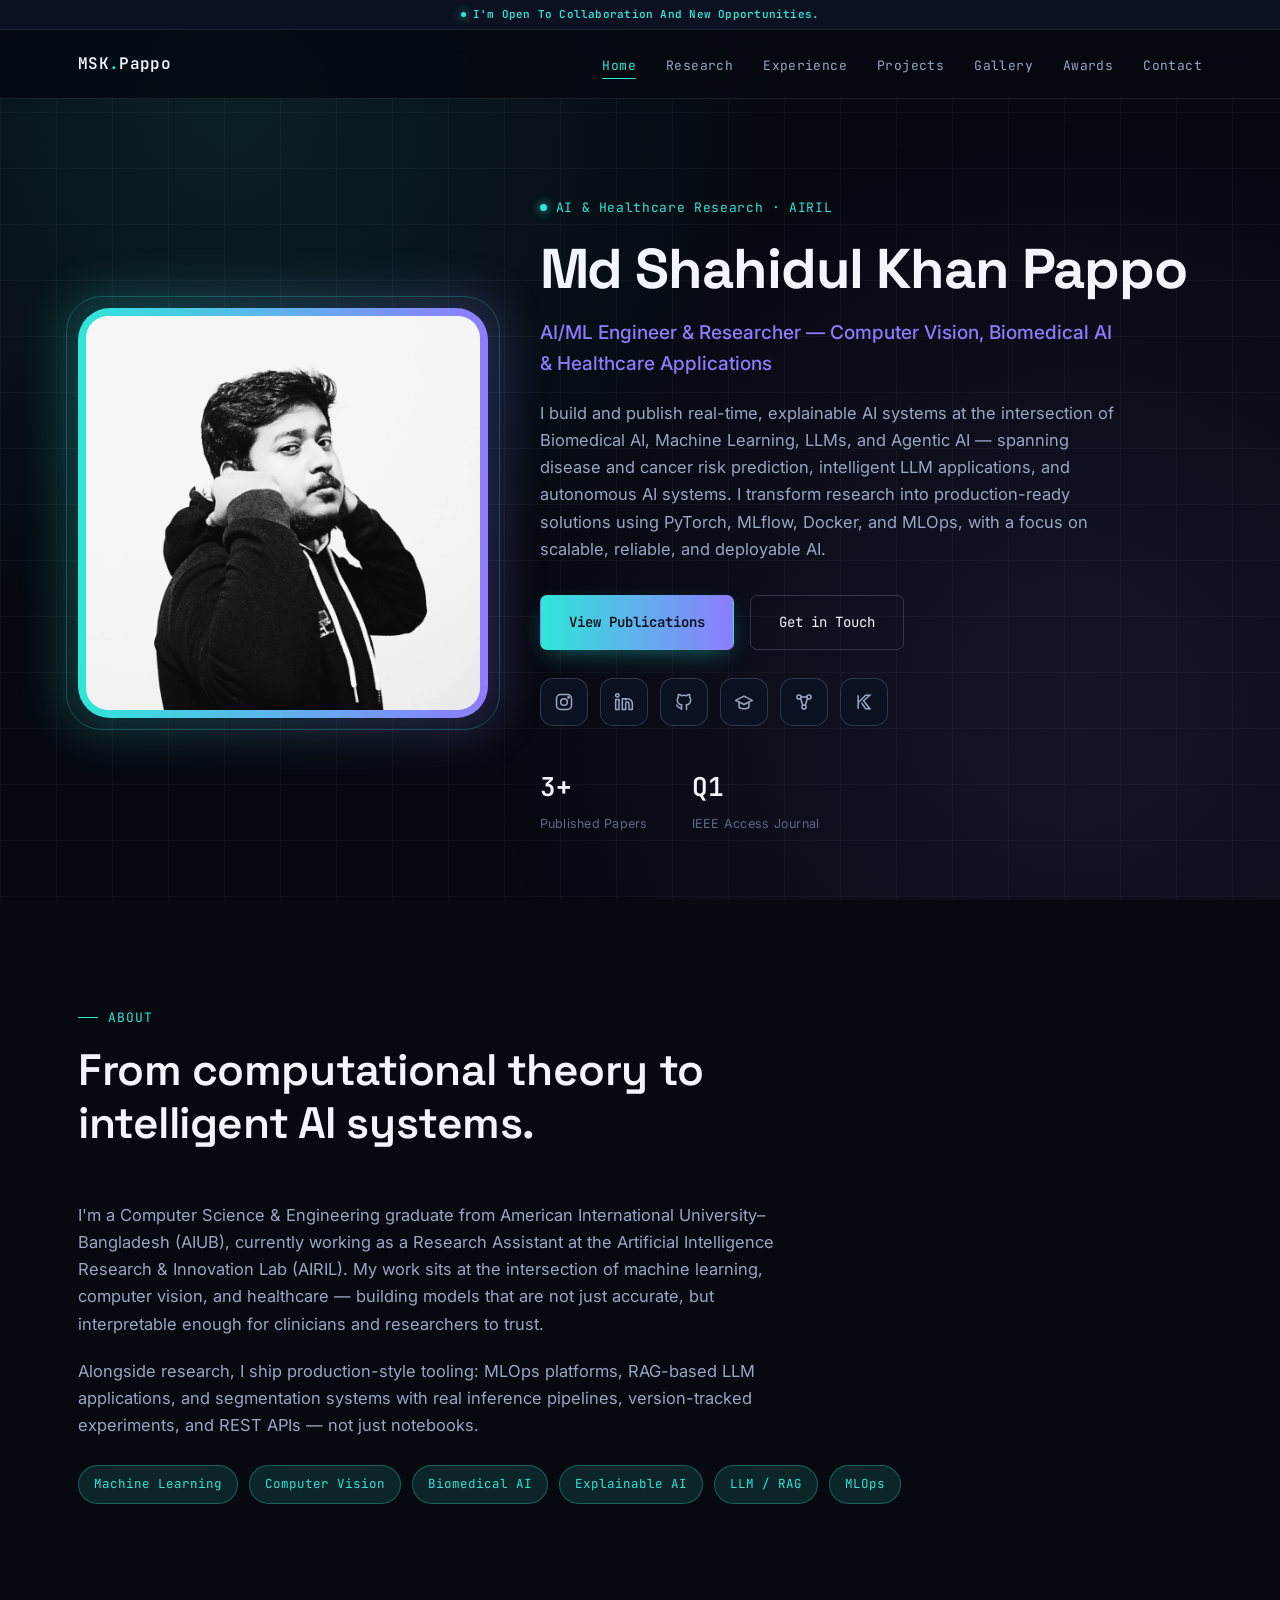
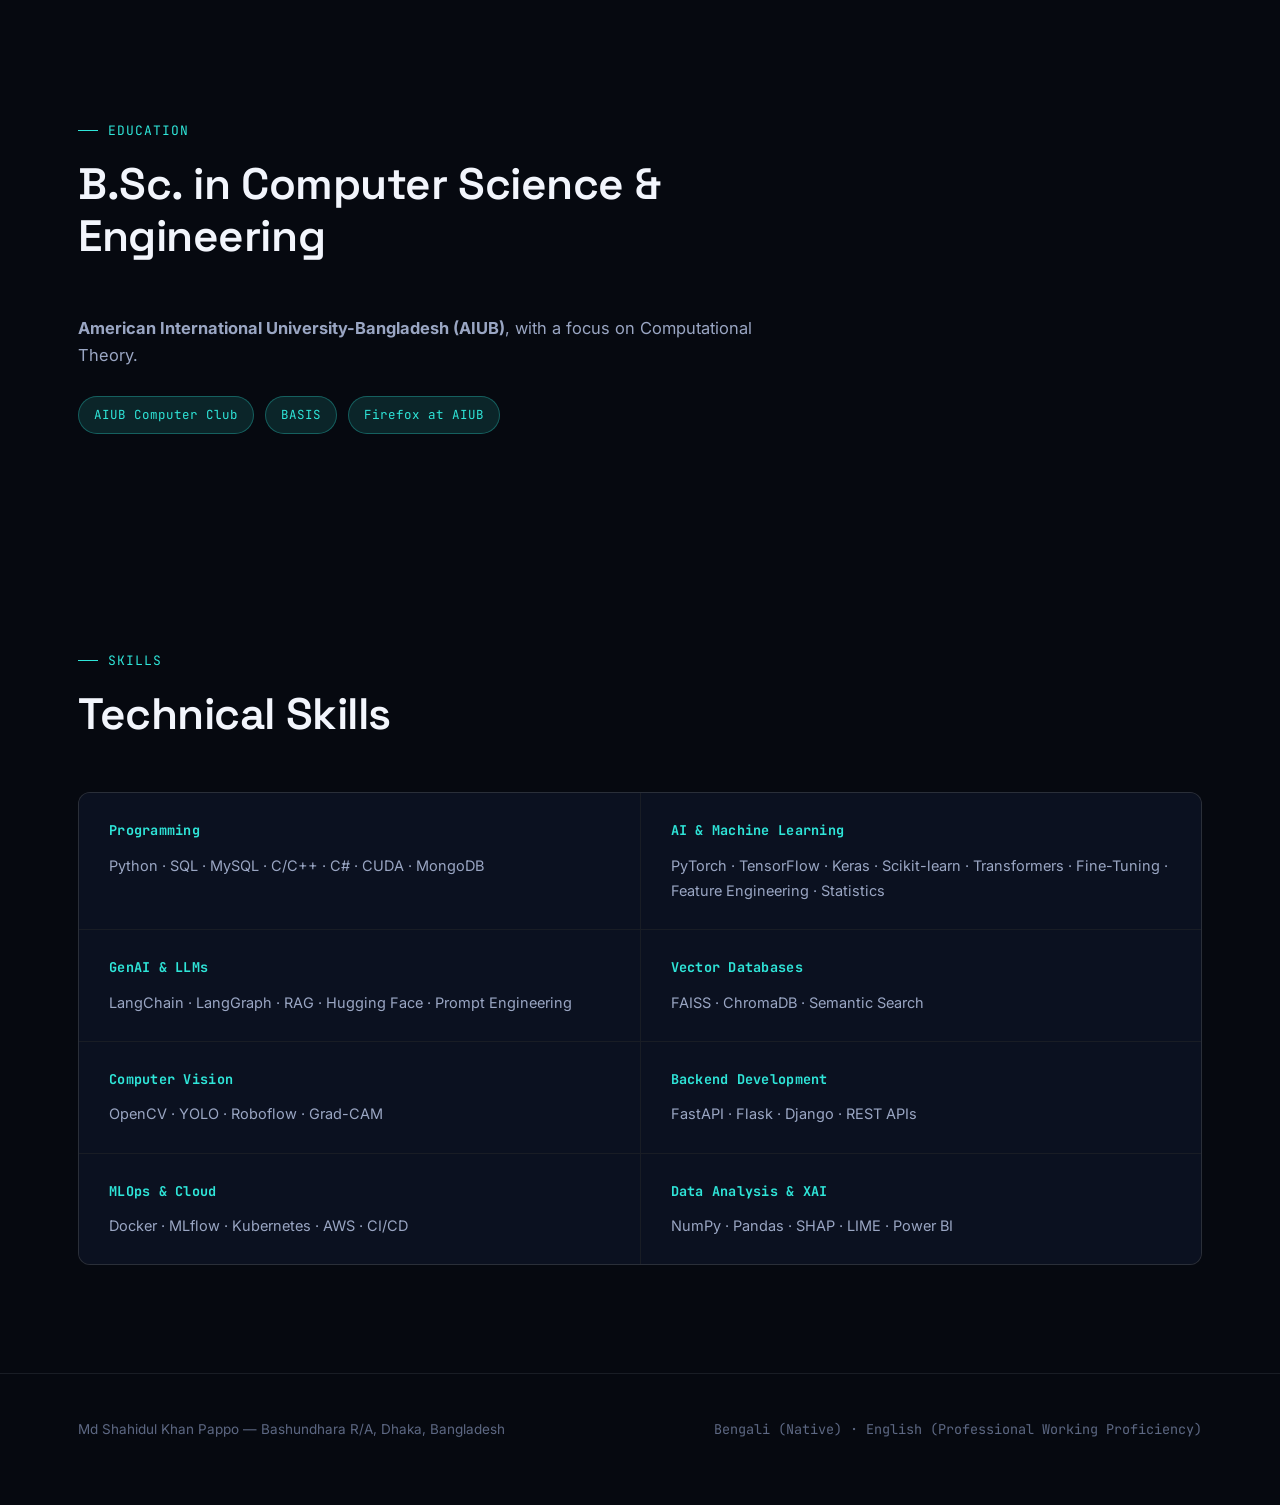
<file: start.html>
<!DOCTYPE html>
<html lang="en">
<head>
<meta charset="UTF-8">
<meta name="viewport" content="width=device-width, initial-scale=1.0">
<title>Home — Md Shahidul Khan Pappo</title>
<meta name="description" content="Portfolio of Md Shahidul Khan Pappo — AI/ML Researcher specializing in Computer Vision, Healthcare AI, and Explainable AI.">
<link rel="icon" href="assets/images/favicon.svg" type="image/svg+xml">
<link rel="preconnect" href="https://fonts.googleapis.com">
<link rel="preconnect" href="https://fonts.gstatic.com" crossorigin>
<link href="https://fonts.googleapis.com/css2?family=Space+Grotesk:wght@400;500;600;700&family=Inter:wght@400;500;600;700&family=JetBrains+Mono:wght@400;500;600&display=swap" rel="stylesheet">
<link rel="stylesheet" href="css/style.css">
</head>
<body data-page="index">

<div id="nav-mount"></div>

<main>

  <!-- HERO -->
  <section class="hero">
    <div class="hero-grid">
      <div class="hero-photo">
        <img src="assets/images/profile.jpg" alt="Md Shahidul Khan Pappo" onerror="this.src='assets/images/profile-placeholder.svg'">
      </div>
      <div class="hero-copy">
        <p class="eyebrow"><span class="dot"></span> AI &amp; Healthcare Research · AIRIL</p>
        <h1 class="hero-title">Md Shahidul Khan Pappo</h1>
        <p class="hero-role">AI/ML Engineer &amp; Researcher — Computer Vision, Biomedical AI &amp; Healthcare Applications</p>
        <p class="hero-desc">
          I build and publish real-time, explainable AI systems at the intersection of Biomedical AI, Machine Learning, 
          LLMs, and Agentic AI — spanning disease and cancer risk prediction, intelligent LLM applications, and autonomous AI systems. 
          I transform research into production-ready solutions using PyTorch, MLflow, 
          Docker, and MLOps, with a focus on scalable, reliable, and deployable AI.
        </p>
        <div class="hero-actions">
          <a href="research.html" class="btn btn-primary">View Publications</a>
          <a href="contact.html" class="btn btn-ghost">Get in Touch</a>
        </div>
        <div class="hero-social">
          <a href="https://www.instagram.com/iampappokhan/" target="_blank" rel="noopener" class="social-icon" aria-label="Instagram" title="Instagram">
        <svg viewBox="0 0 24 24" fill="none" stroke="currentColor" stroke-width="1.8"><rect x="3" y="3" width="18" height="18" rx="5"/><circle cx="12" cy="12" r="4"/><circle cx="17.5" cy="6.5" r=".8" fill="currentColor"/></svg>
      </a>
      <a href="https://www.linkedin.com/in/iampappokhan/" target="_blank" rel="noopener" class="social-icon" aria-label="LinkedIn" title="LinkedIn">
        <svg viewBox="0 0 24 24" fill="none" stroke="currentColor" stroke-width="1.8" stroke-linecap="round" stroke-linejoin="round"><path d="M16 8a6 6 0 0 1 6 6v7h-4v-7a2 2 0 0 0-4 0v7h-4V8h4v1.5A6 6 0 0 1 16 8Z"/><rect x="2" y="9" width="4" height="12"/><circle cx="4" cy="4" r="2"/></svg>
      </a>
      <a href="https://github.com/Pappokhan" target="_blank" rel="noopener" class="social-icon" aria-label="GitHub" title="GitHub">
        <svg viewBox="0 0 24 24" fill="none" stroke="currentColor" stroke-width="1.8" stroke-linecap="round" stroke-linejoin="round"><path d="M9 19c-4.3 1.4-4.3-2.5-6-3m12 5v-3.5c0-1 .1-1.4-.5-2 2.8-.3 5.5-1.4 5.5-6a4.6 4.6 0 0 0-1.3-3.2 4.2 4.2 0 0 0-.1-3.2s-1.1-.3-3.5 1.3a12.3 12.3 0 0 0-6.2 0C6.5 2.8 5.4 3.1 5.4 3.1a4.2 4.2 0 0 0-.1 3.2A4.6 4.6 0 0 0 4 9.5c0 4.6 2.7 5.7 5.5 6-.6.6-.6 1.2-.5 2V21"/></svg>
      </a>
      <a href="https://scholar.google.com/citations?user=_DzcWLcAAAAJ&hl=en" target="_blank" rel="noopener" class="social-icon" aria-label="Google Scholar" title="Google Scholar">
        <svg viewBox="0 0 24 24" fill="none" stroke="currentColor" stroke-width="1.8" stroke-linecap="round" stroke-linejoin="round"><path d="M22 10 12 5 2 10l10 5 10-5Z"/><path d="M6 12v5c0 1.7 2.7 3 6 3s6-1.3 6-3v-5"/></svg>
      </a>
      <a href="https://www.researchgate.net/profile/Md-Pappo?ev=hdr_xprf" target="_blank" rel="noopener" class="social-icon" aria-label="ResearchGate" title="ResearchGate">
        <svg viewBox="0 0 24 24" fill="none" stroke="currentColor" stroke-width="1.8" stroke-linecap="round" stroke-linejoin="round"><circle cx="6" cy="6" r="2.5"/><circle cx="18" cy="6" r="2.5"/><circle cx="12" cy="18" r="2.5"/><path d="M7.8 7.6 10.4 16M16.2 7.6 13.6 16M8.5 6h7"/></svg>
      </a>
      <a href="https://www.kaggle.com/mdshahidulkhanpappo" target="_blank" rel="noopener" class="social-icon" aria-label="Kaggle" title="Kaggle">
        <svg viewBox="0 0 24 24" fill="none" stroke="currentColor" stroke-width="1.8"><path d="M5 4v16M5 13 14 4M9 13l5 7h5l-7.5-9.5L19 4h-5l-9 9"/></svg>
      </a>
        </div>
        <div class="hero-stats">
          <div class="stat"><span class="stat-num">3+</span><span class="stat-label">Published Papers</span></div>
          <div class="stat"><span class="stat-num">Q1</span><span class="stat-label">IEEE Access Journal</span></div>
        </div>
      </div>
    </div>
  </section>

  <!-- ABOUT -->
  <section id="about" class="section reveal">
    <p class="section-eyebrow">About</p>
    <h2 class="section-title">From computational theory to intelligent AI systems.</h2>
    <div class="about-body">
      <p>
        I'm a Computer Science &amp; Engineering graduate from American International
        University–Bangladesh (AIUB), currently working as a Research Assistant at the
        Artificial Intelligence Research &amp; Innovation Lab (AIRIL). My work sits at the
        intersection of machine learning, computer vision, and healthcare — building
        models that are not just accurate, but interpretable enough for clinicians and
        researchers to trust.
      </p>
      <p>
        Alongside research, I ship production-style tooling: MLOps platforms, RAG-based
        LLM applications, and segmentation systems with real inference pipelines,
        version-tracked experiments, and REST APIs — not just notebooks.
      </p>
      <div class="about-tags">
        <span>Machine Learning</span>
        <span>Computer Vision</span>
        <span>Biomedical AI</span>
        <span>Explainable AI</span>
        <span>LLM / RAG</span>
        <span>MLOps</span>
      </div>
    </div>
  </section>
  
<section id="about" class="section reveal">
  <p class="section-eyebrow">Education</p>
  <h2 class="section-title">B.Sc. in Computer Science &amp; Engineering</h2>
  <div class="about-body">
    <p> <strong>American International University-Bangladesh (AIUB)</strong>,
      with a focus on Computational Theory.
    </p>
    <div class="about-tags">
        <span>AIUB Computer Club</span>
        <span>BASIS</span>
        <span>Firefox at AIUB</span>
      </div>
  </div>
</section>

  <!-- SKILLS -->
  <section id="skills" class="section reveal">
    <p class="section-eyebrow">Skills</p>
    <h2 class="section-title">Technical Skills</h2>

    <div class="skills-grid">
      <div class="skill-track">
        <h4>Programming</h4>
        <p>Python · SQL · MySQL · C/C++ · C# · CUDA · MongoDB</p>
      </div>
      <div class="skill-track">
        <h4>AI &amp; Machine Learning</h4>
        <p>PyTorch · TensorFlow · Keras · Scikit-learn · Transformers · Fine-Tuning · Feature Engineering · Statistics</p>
      </div>
      <div class="skill-track">
        <h4>GenAI &amp; LLMs</h4>
        <p>LangChain · LangGraph · RAG · Hugging Face · Prompt Engineering</p>
      </div>
      <div class="skill-track">
        <h4>Vector Databases</h4>
        <p>FAISS · ChromaDB · Semantic Search</p>
      </div>
      <div class="skill-track">
        <h4>Computer Vision</h4>
        <p>OpenCV · YOLO · Roboflow · Grad-CAM</p>
      </div>
      <div class="skill-track">
        <h4>Backend Development</h4>
        <p>FastAPI · Flask · Django · REST APIs</p>
      </div>
      <div class="skill-track">
        <h4>MLOps &amp; Cloud</h4>
        <p>Docker · MLflow · Kubernetes · AWS · CI/CD</p>
      </div>
      <div class="skill-track">
        <h4>Data Analysis &amp; XAI</h4>
        <p>NumPy · Pandas · SHAP · LIME · Power BI</p>
      </div>
    </div>
  </section>

</main>

<div id="footer-mount"></div>

<script src="js/script.js"></script>
</body>
</html>
</file>
<file: css/style.css>
/* ===========================================================
   MSK Pappo — Portfolio (multi-page)
   Design system: deep-space graphite background with an
   AI-inspired dual accent — electric cyan (primary / signal)
   and violet (secondary / neural). Larger type scale, tighter
   alignment grid, consistent 8px rhythm throughout.
   =========================================================== */

:root {
  --bg: #060910;
  --bg-elevated: #0B1120;
  --surface: #111A2E;
  --surface-hover: #172136;
  --border: rgba(214, 226, 255, 0.09);
  --border-strong: rgba(214, 226, 255, 0.18);

  --text: #F2F5FC;
  --text-muted: #9AA6C3;
  --text-faint: #5D6883;

  /* Primary AI accent — electric cyan (signal / focus) */
  --cyan: #2FE6D9;
  --cyan-rgb: 47, 230, 217;
  --cyan-dim: rgba(47, 230, 217, 0.13);

  /* Secondary AI accent — neural violet (data / depth) */
  --violet: #8E7CFF;
  --violet-rgb: 142, 124, 255;
  --violet-dim: rgba(142, 124, 255, 0.14);

  /* Back-compat aliases used across the stylesheet */
  --gold: var(--cyan);
  --gold-dim: var(--cyan-dim);
  --blue: var(--violet);
  --blue-dim: var(--violet-dim);

  --gradient-ai: linear-gradient(90deg, var(--cyan), var(--violet));

  --font-display: 'Space Grotesk', 'Inter', sans-serif;
  --font-body: 'Inter', sans-serif;
  --font-mono: 'JetBrains Mono', monospace;

  --max-w: 1180px;
  --radius: 12px;
  --radius-lg: 16px;
  --topbar-h: 30px;
}

* { box-sizing: border-box; }

html { scroll-behavior: smooth; }

@media (prefers-reduced-motion: reduce) {
  html { scroll-behavior: auto; }
  * { animation-duration: 0.001ms !important; animation-iteration-count: 1 !important; transition-duration: 0.001ms !important; }
}

body {
  margin: 0;
  background: var(--bg);
  color: var(--text);
  font-family: var(--font-body);
  font-size: 17px;
  line-height: 1.65;
  -webkit-font-smoothing: antialiased;
}

a { color: inherit; text-decoration: none; }
ul { margin: 0; padding: 0; list-style: none; }
h1, h2, h3, h4 { margin: 0; font-family: var(--font-display); }
p { margin: 0; }
img { max-width: 100%; display: block; }

::selection { background: var(--cyan-dim); color: var(--cyan); }

:focus-visible {
  outline: 2px solid var(--cyan);
  outline-offset: 3px;
}

/* Subtle scanline texture */
body::before {
  content: "";
  position: fixed;
  inset: 0;
  pointer-events: none;
  z-index: 0;
  background-image: repeating-linear-gradient(
    to bottom,
    rgba(255,255,255,0.012) 0px,
    rgba(255,255,255,0.012) 1px,
    transparent 1px,
    transparent 3px
  );
  opacity: 0.5;
}

/* Faint AI "circuit / neural grid" backdrop, fixed behind everything */
body::after {
  content: "";
  position: fixed;
  inset: 0;
  z-index: 0;
  pointer-events: none;
  background-image:
    radial-gradient(circle at 18% 12%, rgba(var(--cyan-rgb), 0.10), transparent 42%),
    radial-gradient(circle at 84% 78%, rgba(var(--violet-rgb), 0.10), transparent 46%),
    linear-gradient(rgba(214, 226, 255, 0.035) 1px, transparent 1px),
    linear-gradient(90deg, rgba(214, 226, 255, 0.035) 1px, transparent 1px);
  background-size: auto, auto, 56px 56px, 56px 56px;
}

/* ---------------- Promotion topbar ---------------- */
.topbar {
  position: relative;
  z-index: 90;
  display: flex;
  align-items: center;
  justify-content: center;
  gap: 7px;
  min-height: var(--topbar-h);
  padding: 5px 20px;
  background: var(--bg-elevated);
  border-bottom: 1px solid var(--border);
  font-family: var(--font-mono);
  font-size: 11px;
  font-weight: 600;
  letter-spacing: 0.02em;
  text-align: center;
  color: var(--cyan);
  animation: topbarBlink 4s linear infinite, topbarFlash 1s steps(1) infinite;
}
.topbar::before {
  content: "";
  width: 5px;
  height: 5px;
  flex-shrink: 0;
  border-radius: 50%;
  background: currentColor;
  box-shadow: 0 0 8px currentColor;
}
@keyframes topbarBlink {
  0%, 20%   { color: var(--cyan); }
  25%, 45%  { color: var(--violet); }
  50%, 70%  { color: #FF6B81; }
  75%, 95%  { color: #FFD166; }
  100%      { color: var(--cyan); }
}
@keyframes topbarFlash {
  0%, 49%  { opacity: 1; }
  50%, 100% { opacity: 0.4; }
}
@media (max-width: 560px) {
  .topbar { font-size: 10.5px; padding: 5px 14px; }
}

.scan-progress {
  position: fixed;
  top: 0; left: 0;
  height: 2px;
  width: 0%;
  background: var(--gradient-ai);
  z-index: 1000;
  transition: width 0.1s linear;
}

/* ---------------- Nav ---------------- */
.nav-wrap {
  position: sticky;
  top: 0;
  z-index: 100;
  backdrop-filter: blur(12px);
  background: rgba(6, 9, 16, 0.82);
  border-bottom: 1px solid var(--border);
}

.nav {
  max-width: var(--max-w);
  margin: 0 auto;
  padding: 20px 28px;
  display: flex;
  align-items: center;
  justify-content: space-between;
  gap: 20px;
}

.nav-mark {
  font-family: var(--font-mono);
  font-size: 16px;
  font-weight: 600;
  letter-spacing: 0.02em;
  color: var(--text);
  flex-shrink: 0;
}
.nav-mark span { color: var(--cyan); }

.nav-links { display: flex; align-items: center; gap: 30px; flex-wrap: wrap; }

.nav-links a {
  font-family: var(--font-mono);
  font-size: 13px;
  letter-spacing: 0.03em;
  color: var(--text-muted);
  transition: color 0.2s ease;
  white-space: nowrap;
  padding-bottom: 4px;
  border-bottom: 1px solid transparent;
}
.nav-links a:hover { color: var(--cyan); }
.nav-links a.active { color: var(--cyan); border-bottom-color: var(--cyan); }

.nav-toggle {
  display: none;
  flex-direction: column;
  gap: 5px;
  background: none;
  border: none;
  cursor: pointer;
  padding: 6px;
  flex-shrink: 0;
}
.nav-toggle span { width: 22px; height: 2px; background: var(--text); display: block; }

/* ---------------- Layout helpers ---------------- */
.section {
  max-width: var(--max-w);
  margin: 0 auto;
  padding: 108px 28px;
  position: relative;
  z-index: 1;
}
.section-tight { padding-top: 72px; }

.section-eyebrow {
  font-family: var(--font-mono);
  font-size: 13px;
  color: var(--cyan);
  letter-spacing: 0.08em;
  text-transform: uppercase;
  margin-bottom: 16px;
  display: flex;
  align-items: center;
  gap: 10px;
}
.section-eyebrow::before {
  content: "";
  width: 20px; height: 1px;
  background: var(--cyan);
  display: inline-block;
}

.section-title {
  font-size: clamp(30px, 4.2vw, 44px);
  font-weight: 600;
  line-height: 1.2;
  max-width: 780px;
  margin-bottom: 52px;
  letter-spacing: -0.01em;
}

.page-lede {
  color: var(--text-muted);
  max-width: 660px;
  font-size: 17px;
  margin-top: -32px;
  margin-bottom: 52px;
}

/* ---------------- Cover page ---------------- */
.cover-page {
  min-height: calc(100svh - var(--topbar-h));
  display: flex;
  flex-direction: column;
  align-items: center;
  justify-content: center;
  text-align: center;
  position: relative;
  padding: 40px 24px;
  overflow: hidden;
}

.cover-bg {
  position: absolute;
  inset: 0;
  z-index: 0;
  opacity: 0.55;
}
.cover-bg path {
  fill: none;
  stroke: var(--border-strong);
  stroke-width: 1;
}
.cover-bg .glow-line {
  stroke: var(--cyan);
  opacity: 0.4;
  stroke-dasharray: 900;
  stroke-dashoffset: 900;
  animation: coverDraw 4s ease forwards 0.3s;
}
.cover-bg .glow-line-2 {
  stroke: var(--violet);
  opacity: 0.3;
  stroke-dasharray: 900;
  stroke-dashoffset: 900;
  animation: coverDraw 4s ease forwards 0.7s;
}
@keyframes coverDraw { to { stroke-dashoffset: 0; } }

.cover-content { position: relative; z-index: 1; max-width: 740px; }

.cover-eyebrow {
  display: inline-flex;
  align-items: center;
  gap: 9px;
  font-family: var(--font-mono);
  font-size: 13.5px;
  color: var(--cyan);
  letter-spacing: 0.08em;
  text-transform: uppercase;
  margin-bottom: 30px;
}
.cover-eyebrow .dot {
  width: 7px; height: 7px; border-radius: 50%;
  background: var(--cyan); box-shadow: 0 0 10px var(--cyan);
  animation: pulse 2s ease-in-out infinite;
}
@keyframes pulse { 0%, 100% { opacity: 1; } 50% { opacity: 0.35; } }

.cover-photo {
  width: clamp(180px, 20vw, 260px);
  height: clamp(180px, 20vw, 260px);
  margin: 0 auto 40px;
  padding: 7px;
  border-radius: 32px;
  background: var(--gradient-ai);
  position: relative;
}
.cover-photo::before {
  content: "";
  position: absolute; inset: -16px;
  border-radius: 44px;
  background: var(--gradient-ai);
  opacity: 0.32;
  filter: blur(28px);
  z-index: -1;
}
.cover-photo::after {
  content: "";
  position: absolute; inset: -14px;
  border-radius: 42px;
  border: 1px solid rgba(var(--cyan-rgb), 0.28);
  pointer-events: none;
}
.cover-photo img {
  width: 100%; height: 100%;
  object-fit: cover;
  border-radius: 26px;
  display: block;
  background: var(--surface);
}

.cover-title {
  font-size: clamp(42px, 7.2vw, 76px);
  font-weight: 700;
  letter-spacing: -0.02em;
  line-height: 1.05;
  margin-bottom: 22px;
}

.cover-role {
  font-size: clamp(16px, 2.1vw, 19px);
  color: var(--text-muted);
  max-width: 560px;
  margin: 0 auto 46px;
}
.cover-role strong { color: var(--violet); font-weight: 500; }

.cover-actions {
  display: flex;
  gap: 16px;
  justify-content: center;
  flex-wrap: wrap;
  margin-bottom: 32px;
}

.cover-social {
  display: flex;
  gap: 14px;
  justify-content: center;
  flex-wrap: wrap;
  margin-bottom: 40px;
}
.social-icon {
  width: 48px; height: 48px;
  display: flex; align-items: center; justify-content: center;
  border: 1px solid var(--border-strong);
  border-radius: 13px;
  background: var(--bg-elevated);
  color: var(--text-muted);
  transition: color 0.2s ease, border-color 0.2s ease, transform 0.2s ease, box-shadow 0.2s ease;
}
.social-icon svg { width: 20px; height: 20px; }
.social-icon:hover {
  color: var(--cyan);
  border-color: var(--cyan);
  transform: translateY(-3px);
  box-shadow: 0 10px 24px -12px rgba(var(--cyan-rgb), 0.55);
}

.cover-links {
  display: flex;
  gap: 24px;
  justify-content: center;
  flex-wrap: wrap;
}
.cover-links a {
  font-family: var(--font-mono);
  font-size: 12.5px;
  color: var(--text-faint);
  letter-spacing: 0.02em;
  transition: color 0.2s ease;
}
.cover-links a:hover { color: var(--cyan); }

.cover-scroll {
  position: absolute;
  bottom: 34px;
  left: 50%;
  transform: translateX(-50%);
  font-family: var(--font-mono);
  font-size: 11px;
  color: var(--text-faint);
  display: flex;
  flex-direction: column;
  align-items: center;
  gap: 8px;
}
.cover-scroll .line {
  width: 1px; height: 26px;
  background: linear-gradient(to bottom, var(--cyan), transparent);
  animation: scrollLine 2s ease-in-out infinite;
}
@keyframes scrollLine { 0%, 100% { opacity: 0.3; } 50% { opacity: 1; } }

/* ---------------- Hero (home page) ---------------- */
.hero {
  max-width: var(--max-w);
  margin: 0 auto;
  padding: 92px 28px 64px;
  position: relative;
  z-index: 1;
}

.hero-grid {
  display: grid;
  grid-template-columns: auto 1fr;
  gap: 52px;
  align-items: center;
}

.hero-photo {
  width: clamp(280px, 32vw, 420px);
  height: clamp(280px, 32vw, 420px);
  border-radius: 32px;
  padding: 8px;
  background: var(--gradient-ai);
  position: relative;
  flex-shrink: 0;
}
.hero-photo::before {
  content: "";
  position: absolute; inset: -14px;
  border-radius: 38px;
  background: var(--gradient-ai);
  opacity: 0.24;
  filter: blur(24px);
  z-index: -1;
}
.hero-photo::after {
  content: "";
  position: absolute; inset: -12px;
  border-radius: 36px;
  border: 1px solid rgba(var(--cyan-rgb), 0.26);
  pointer-events: none;
}
.hero-photo img {
  width: 100%; height: 100%;
  object-fit: cover;
  border-radius: 22px;
  display: block;
  background: var(--surface);
}

.eyebrow {
  display: inline-flex;
  align-items: center;
  gap: 9px;
  font-family: var(--font-mono);
  font-size: 13px;
  color: var(--cyan);
  letter-spacing: 0.05em;
  margin-bottom: 22px;
}
.dot {
  width: 7px; height: 7px; border-radius: 50%;
  background: var(--cyan); box-shadow: 0 0 10px var(--cyan);
  animation: pulse 2s ease-in-out infinite;
}

.hero-title {
  font-size: clamp(36px, 5.2vw, 56px);
  font-weight: 700;
  line-height: 1.05;
  letter-spacing: -0.02em;
  margin-bottom: 18px;
}

.hero-role {
  font-size: clamp(16px, 2vw, 19px);
  color: var(--violet);
  font-weight: 500;
  margin-bottom: 20px;
  max-width: 580px;
}

.hero-desc {
  color: var(--text-muted);
  font-size: 16.5px;
  max-width: 580px;
  margin-bottom: 32px;
}

.hero-actions { display: flex; gap: 16px; margin-bottom: 28px; flex-wrap: wrap; }

.hero-social { display: flex; gap: 12px; flex-wrap: wrap; margin-bottom: 40px; }

.btn {
  font-family: var(--font-mono);
  font-size: 14px;
  padding: 15px 28px;
  border-radius: 7px;
  border: 1px solid transparent;
  cursor: pointer;
  transition: all 0.2s ease;
  display: inline-block;
}
.btn-primary {
  background: var(--gradient-ai);
  color: #06101A;
  font-weight: 600;
  box-shadow: 0 8px 24px -8px rgba(var(--cyan-rgb), 0.45);
}
.btn-primary:hover { transform: translateY(-1px); box-shadow: 0 10px 30px -6px rgba(var(--cyan-rgb), 0.6); }
.btn-ghost { border-color: var(--border-strong); color: var(--text); }
.btn-ghost:hover { border-color: var(--cyan); color: var(--cyan); }

.hero-stats { display: flex; gap: 44px; flex-wrap: wrap; }
.stat { display: flex; flex-direction: column; gap: 5px; }
.stat-num { font-family: var(--font-mono); font-size: 26px; font-weight: 600; color: var(--text); }
.stat-label { font-size: 12.5px; color: var(--text-faint); letter-spacing: 0.02em; }

/* ---------------- About ---------------- */
.about-body p { color: var(--text-muted); max-width: 720px; margin-bottom: 20px; font-size: 16.5px; }
.about-tags { display: flex; flex-wrap: wrap; gap: 11px; margin-top: 26px; }
.about-tags span {
  font-family: var(--font-mono); font-size: 12.5px; color: var(--cyan);
  background: var(--cyan-dim); border: 1px solid rgba(var(--cyan-rgb), 0.3);
  padding: 8px 15px; border-radius: 20px;
}

/* ---------------- Publications ---------------- */
.pub-list {
  display: flex; flex-direction: column; gap: 1px;
  background: var(--border); border: 1px solid var(--border);
  border-radius: var(--radius); overflow: hidden;
}
.pub-card { background: var(--bg-elevated); padding: 30px 32px; transition: background 0.2s ease; }
.pub-card:hover { background: var(--surface-hover); }
.pub-journal { border-left: 3px solid var(--cyan); }
.pub-meta { display: flex; justify-content: space-between; align-items: center; margin-bottom: 14px; flex-wrap: wrap; gap: 8px; }
.pub-tag { font-family: var(--font-mono); font-size: 11.5px; color: var(--cyan); letter-spacing: 0.04em; text-transform: uppercase; }
.pub-year { font-family: var(--font-mono); font-size: 12.5px; color: var(--text-faint); }
.pub-card h3 { font-size: 19px; font-weight: 600; line-height: 1.45; margin-bottom: 12px; max-width: 800px; }
.pub-venue { color: var(--text-muted); font-size: 14.5px; margin-bottom: 12px; }
.pub-link { font-family: var(--font-mono); font-size: 13px; color: var(--violet); word-break: break-word; }
.pub-link:hover { text-decoration: underline; }

.conf-note { margin-top: 30px; padding-top: 26px; border-top: 1px solid var(--border); display: flex; flex-direction: column; gap: 9px; }
.conf-note p { color: var(--text-muted); font-size: 14.5px; }
.conf-note strong { color: var(--text); }

/* ---------------- Timeline ---------------- */
.timeline { display: flex; flex-direction: column; }
.timeline-item { display: grid; grid-template-columns: 200px 1fr; gap: 28px; padding: 30px 0; border-top: 1px solid var(--border); }
.timeline-item:last-child { border-bottom: 1px solid var(--border); }
.timeline-date { font-family: var(--font-mono); font-size: 13px; color: var(--cyan); padding-top: 3px; }
.timeline-body h3 { font-size: 20px; margin-bottom: 7px; }
.timeline-org { color: var(--violet); font-size: 14px; margin-bottom: 11px; font-weight: 500; }
.timeline-body p:not(.timeline-org) { color: var(--text-muted); font-size: 15px; max-width: 640px; }

/* ---------------- Projects ---------------- */
.project-grid { display: grid; grid-template-columns: repeat(2, 1fr); gap: 22px; align-items: stretch; }
.project-card {
  background: var(--bg-elevated); border: 1px solid var(--border); border-radius: var(--radius);
  padding: 30px; display: flex; flex-direction: column; gap: 16px;
  transition: border-color 0.2s ease, transform 0.2s ease, box-shadow 0.2s ease;
}
.project-card:hover { border-color: rgba(var(--cyan-rgb), 0.4); transform: translateY(-3px); box-shadow: 0 16px 32px -18px rgba(var(--cyan-rgb), 0.35); }
.project-head { display: flex; justify-content: space-between; align-items: baseline; gap: 12px; }
.project-head h3 { font-size: 20px; }
.project-year { font-family: var(--font-mono); font-size: 12px; color: var(--text-faint); white-space: nowrap; }
.project-card > p { color: var(--text-muted); font-size: 15px; }
.project-metrics { display: flex; flex-wrap: wrap; gap: 8px; }
.project-metrics span { font-family: var(--font-mono); font-size: 12px; color: var(--cyan); background: var(--cyan-dim); padding: 5px 10px; border-radius: 4px; }
.project-stack { display: flex; flex-wrap: wrap; gap: 8px; }
.project-stack span { font-family: var(--font-mono); font-size: 12px; color: var(--text-muted); border: 1px solid var(--border-strong); padding: 5px 10px; border-radius: 4px; }
.project-link { margin-top: auto; padding-top: 8px; font-family: var(--font-mono); font-size: 13px; color: var(--violet); }
.project-link:hover { text-decoration: underline; }

/* ---------------- Skills ---------------- */
.skills-grid { display: grid; grid-template-columns: repeat(2, 1fr); gap: 1px; background: var(--border); border: 1px solid var(--border); border-radius: var(--radius); overflow: hidden; }
.skill-track { background: var(--bg-elevated); padding: 26px 30px; }
.skill-track h4 { font-family: var(--font-mono); font-size: 13.5px; color: var(--cyan); letter-spacing: 0.02em; margin-bottom: 11px; }
.skill-track p { color: var(--text-muted); font-size: 14.5px; line-height: 1.75; }

/* ---------------- Awards page ---------------- */
.ach-grid { display: grid; grid-template-columns: repeat(2, 1fr); gap: 40px; }
.ach-col h4 { font-family: var(--font-mono); font-size: 13.5px; color: var(--cyan); letter-spacing: 0.02em; margin-bottom: 20px; }
.ach-list { display: flex; flex-direction: column; gap: 17px; }
.ach-list li { display: flex; flex-direction: column; gap: 4px; font-size: 14.5px; color: var(--text); padding-bottom: 17px; border-bottom: 1px solid var(--border); }
.ach-list li:last-child { border-bottom: none; padding-bottom: 0; }
.ach-sub { color: var(--text-faint); font-size: 13px; }

.award-banner {
  display: flex; align-items: center; gap: 18px;
  background: var(--cyan-dim); border: 1px solid rgba(var(--cyan-rgb),0.32);
  border-radius: var(--radius); padding: 22px 26px; margin-bottom: 52px;
}
.award-banner .badge {
  font-family: var(--font-mono); font-size: 24px; color: var(--cyan);
  background: var(--gradient-ai); -webkit-background-clip: text; background-clip: text; -webkit-text-fill-color: transparent;
}
.award-banner p { color: var(--text-muted); font-size: 14.5px; }
.award-banner strong { color: var(--text); }

/* ---------------- Contact ---------------- */
.contact-desc { color: var(--text-muted); max-width: 580px; margin-bottom: 48px; font-size: 16.5px; }
.contact-grid { display: grid; grid-template-columns: repeat(3, 1fr); gap: 16px; }
.contact-card {
  background: var(--bg-elevated); border: 1px solid var(--border); border-radius: var(--radius);
  padding: 22px 24px; display: flex; flex-direction: column; gap: 7px;
  transition: border-color 0.2s ease, transform 0.2s ease;
}
.contact-card:hover { border-color: var(--cyan); transform: translateY(-2px); }
.contact-label { font-family: var(--font-mono); font-size: 11.5px; color: var(--text-faint); letter-spacing: 0.04em; text-transform: uppercase; }
.contact-value { font-size: 15px; color: var(--text); word-break: break-word; }

/* ---------------- Gallery page ---------------- */
.gallery-grid {
  display: grid;
  grid-template-columns: repeat(3, 1fr);
  gap: 20px;
}
.gallery-card {
  position: relative;
  border-radius: var(--radius);
  overflow: hidden;
  border: 1px solid var(--border);
  background: var(--bg-elevated);
  cursor: pointer;
  transition: transform 0.25s ease, border-color 0.25s ease, box-shadow 0.25s ease;
}
.gallery-card:hover {
  transform: translateY(-4px);
  border-color: rgba(var(--cyan-rgb), 0.4);
  box-shadow: 0 18px 36px -18px rgba(var(--cyan-rgb), 0.4);
}
.gallery-card--wide { grid-column: span 2; }
.gallery-media {
  aspect-ratio: 4 / 3;
  width: 100%;
  display: flex;
  align-items: center;
  justify-content: center;
  position: relative;
  overflow: hidden;
}
.gallery-card--wide .gallery-media { aspect-ratio: 16 / 9; }
.gallery-media img { width: 100%; height: 100%; object-fit: cover; }
.gallery-placeholder {
  width: 100%; height: 100%;
  display: flex; align-items: center; justify-content: center;
  background: linear-gradient(135deg, rgba(var(--cyan-rgb), 0.16), rgba(var(--violet-rgb), 0.16));
  position: relative;
}
.gallery-placeholder::before {
  content: "";
  position: absolute; inset: 0;
  background-image:
    linear-gradient(rgba(214, 226, 255, 0.06) 1px, transparent 1px),
    linear-gradient(90deg, rgba(214, 226, 255, 0.06) 1px, transparent 1px);
  background-size: 22px 22px;
}
.gallery-placeholder-icon {
  font-family: var(--font-mono);
  font-size: 13px;
  color: var(--text-muted);
  letter-spacing: 0.04em;
  text-transform: uppercase;
  position: relative;
  z-index: 1;
  text-align: center;
  padding: 0 20px;
}
.gallery-caption {
  padding: 16px 18px 18px;
  border-top: 1px solid var(--border);
}
.gallery-caption h4 { font-size: 14.5px; font-weight: 600; margin-bottom: 4px; }
.gallery-caption p { font-size: 12.5px; color: var(--text-faint); font-family: var(--font-mono); }

.gallery-note {
  margin-top: 40px;
  padding: 18px 22px;
  border: 1px dashed var(--border-strong);
  border-radius: var(--radius);
  color: var(--text-muted);
  font-size: 13.5px;
  font-family: var(--font-mono);
  line-height: 1.7;
}
.gallery-note strong { color: var(--cyan); }

.gallery-lightbox {
  position: fixed; inset: 0; z-index: 500;
  background: rgba(5, 7, 13, 0.92);
  display: none;
  align-items: center; justify-content: center;
  padding: 40px;
  backdrop-filter: blur(6px);
}
.gallery-lightbox.open { display: flex; }
.gallery-lightbox-inner {
  max-width: 720px; width: 100%;
  background: var(--bg-elevated);
  border: 1px solid var(--border-strong);
  border-radius: var(--radius-lg);
  overflow: hidden;
}
.gallery-lightbox-media { aspect-ratio: 16/10; }
.gallery-lightbox-body { padding: 22px 26px 26px; }
.gallery-lightbox-body h4 { font-size: 17px; margin-bottom: 6px; }
.gallery-lightbox-body p { color: var(--text-muted); font-size: 14px; }
.gallery-lightbox-close {
  position: absolute; top: 28px; right: 32px;
  font-family: var(--font-mono); font-size: 13px; color: var(--text-muted);
  border: 1px solid var(--border-strong); border-radius: 6px;
  padding: 8px 14px; cursor: pointer; background: none;
}
.gallery-lightbox-close:hover { color: var(--cyan); border-color: var(--cyan); }

/* ---------------- Footer ---------------- */
.site-footer { border-top: 1px solid var(--border); position: relative; z-index: 1; }
.footer-inner {
  max-width: var(--max-w); margin: 0 auto; padding: 44px 28px 64px;
  display: flex; justify-content: space-between; flex-wrap: wrap; gap: 10px;
}
.footer-inner p { color: var(--text-faint); font-size: 13.5px; }
.footer-meta { font-family: var(--font-mono); font-size: 12px; }

/* ---------------- Page reveal ---------------- */
.reveal { opacity: 0; transform: translateY(16px); transition: opacity 0.6s ease, transform 0.6s ease; }
.reveal.is-visible { opacity: 1; transform: none; }

/* ---------------- Responsive ---------------- */
@media (max-width: 960px) {
  .hero-grid { grid-template-columns: 1fr; text-align: left; }
  .hero-photo { width: 240px; height: 240px; border-radius: 24px; }
  .hero-photo img { border-radius: 16px; }
  .project-grid { grid-template-columns: 1fr; }
  .ach-grid { grid-template-columns: 1fr; gap: 34px; }
  .contact-grid { grid-template-columns: 1fr 1fr; }
  .skills-grid { grid-template-columns: 1fr; }
  .timeline-item { grid-template-columns: 1fr; gap: 10px; }
  .gallery-grid { grid-template-columns: repeat(2, 1fr); }
  .gallery-card--wide { grid-column: span 2; }
}

@media (max-width: 640px) {
  .nav-links {
    position: absolute; top: 100%; left: 0; right: 0;
    flex-direction: column; align-items: flex-start; background: var(--bg-elevated);
    border-bottom: 1px solid var(--border); padding: 18px 28px; gap: 18px;
    display: none;
  }
  .nav-links.open { display: flex; }
  .nav-toggle { display: flex; }
  .section { padding: 68px 20px; }
  .hero { padding: 52px 20px 44px; }
  .contact-grid { grid-template-columns: 1fr; }
  .hero-stats { gap: 26px; }
  .cover-title { font-size: 42px; }
  .gallery-grid { grid-template-columns: 1fr; }
  .gallery-card--wide { grid-column: span 1; }
}
</file>
